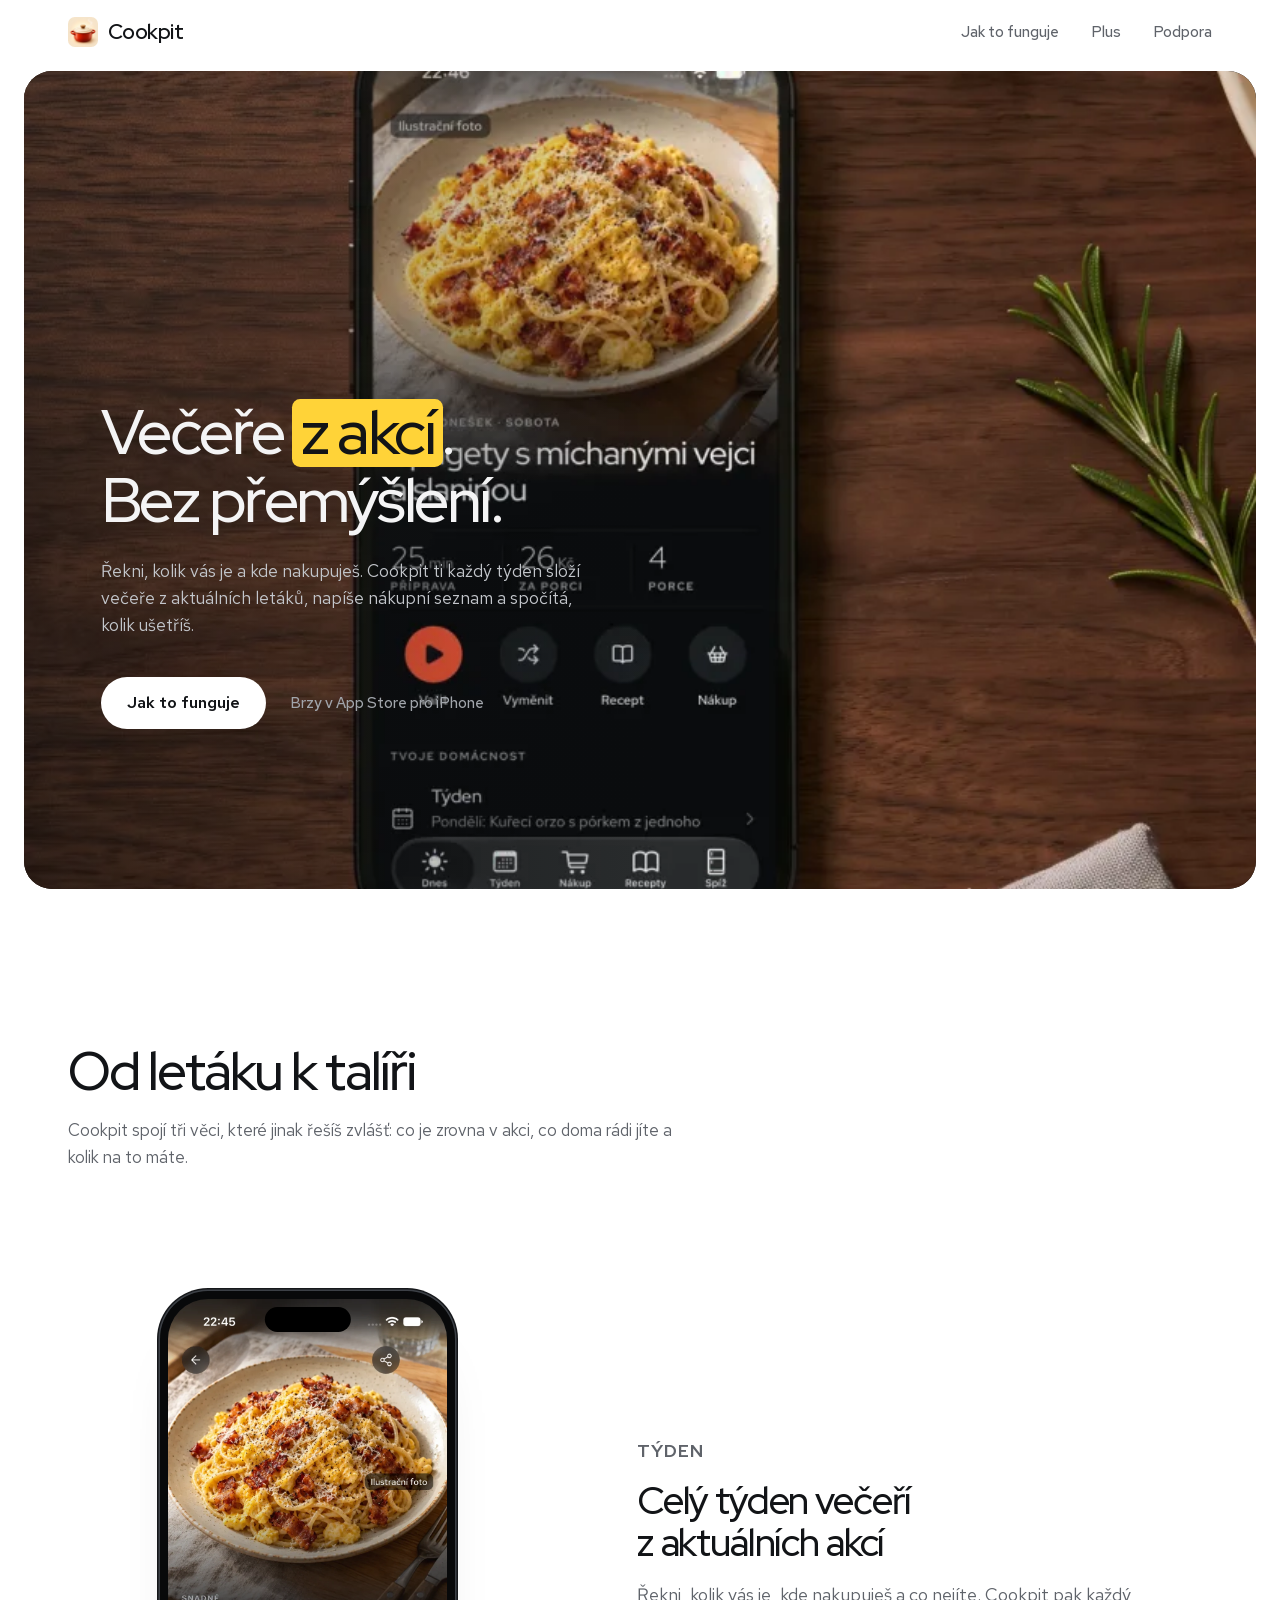
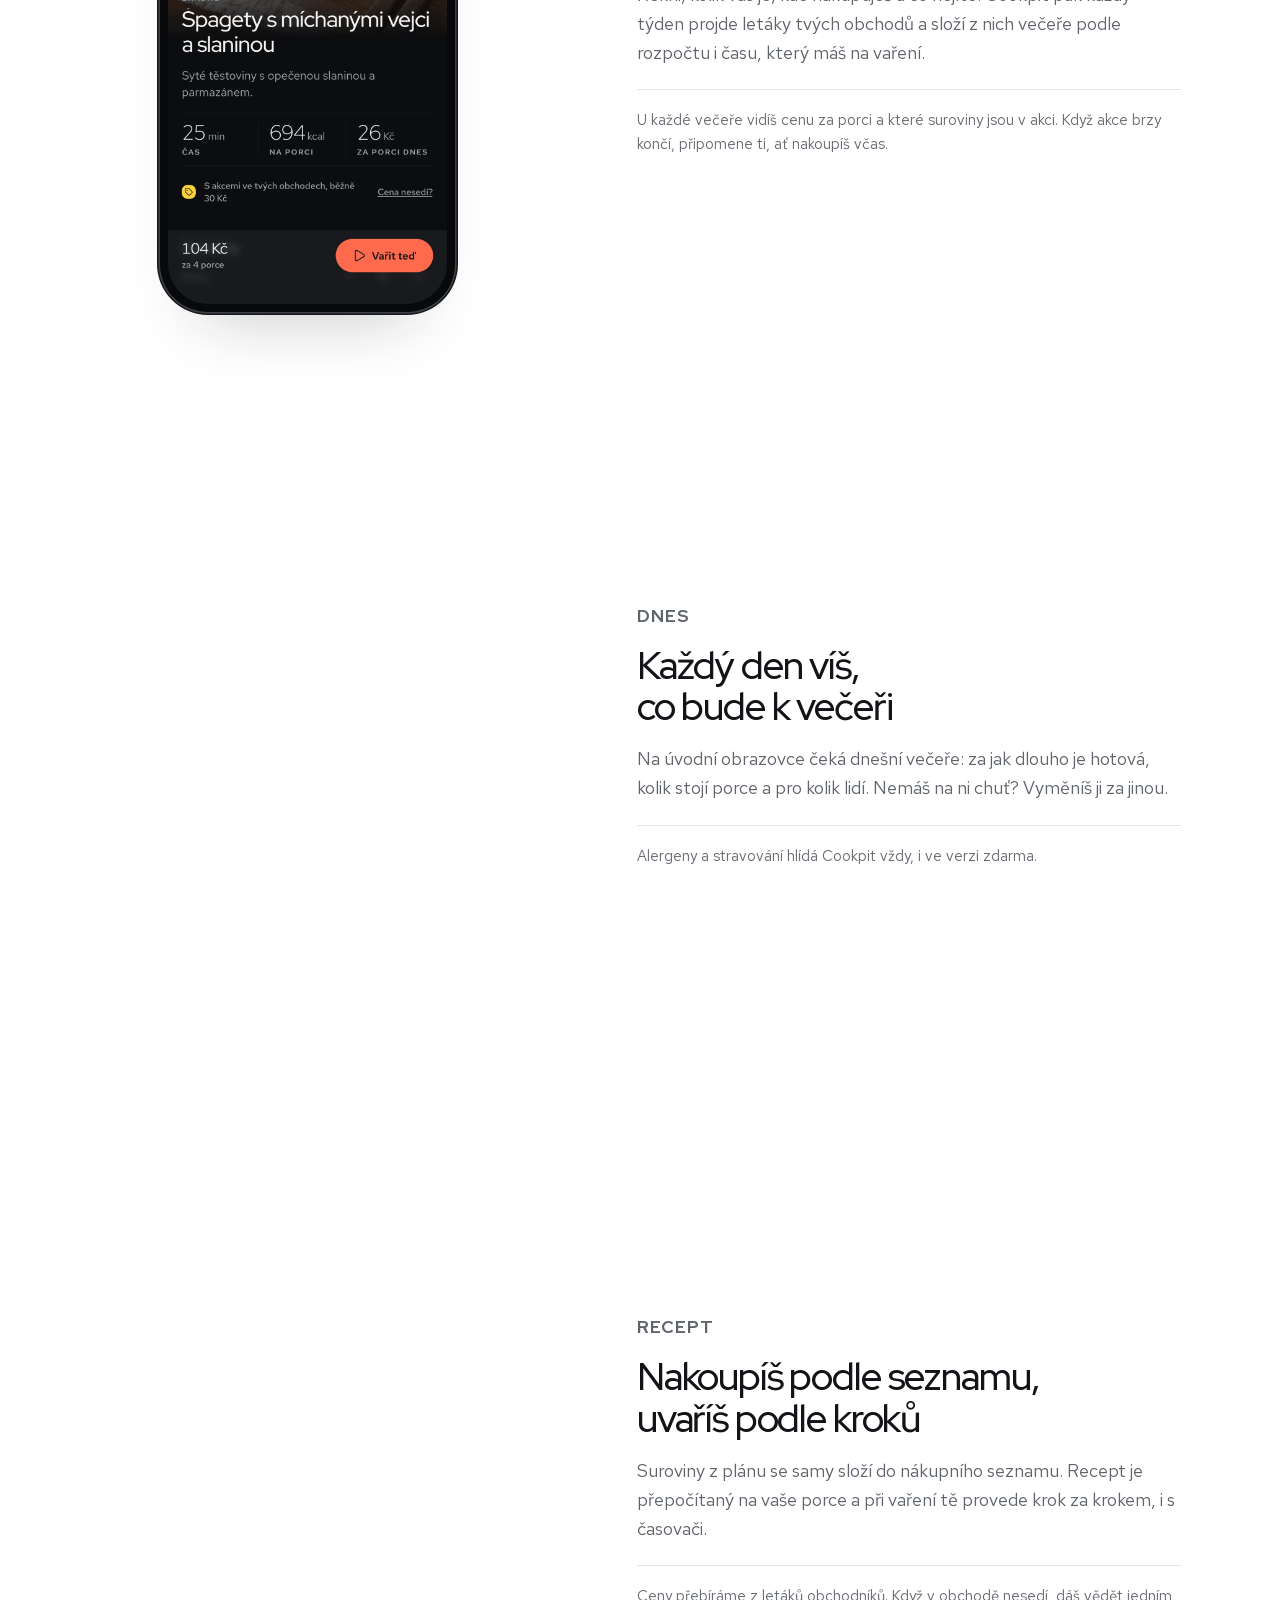
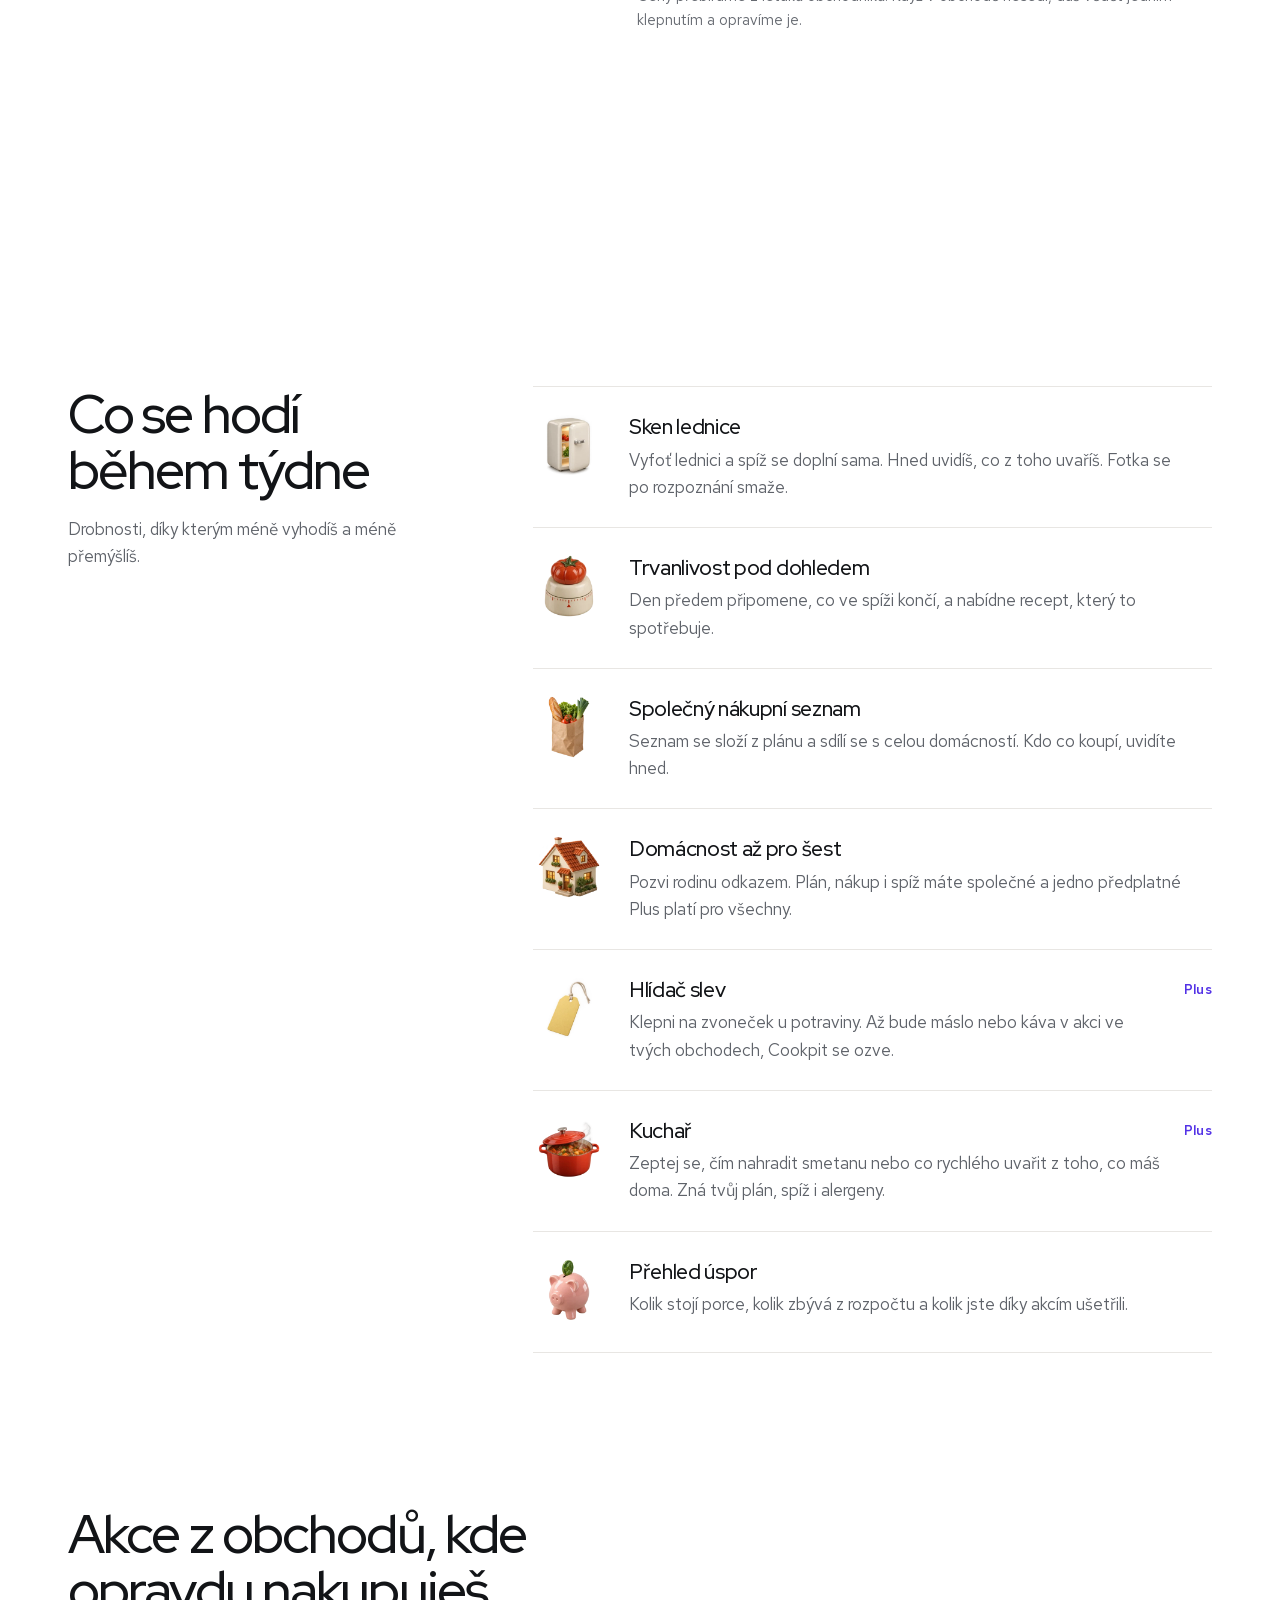
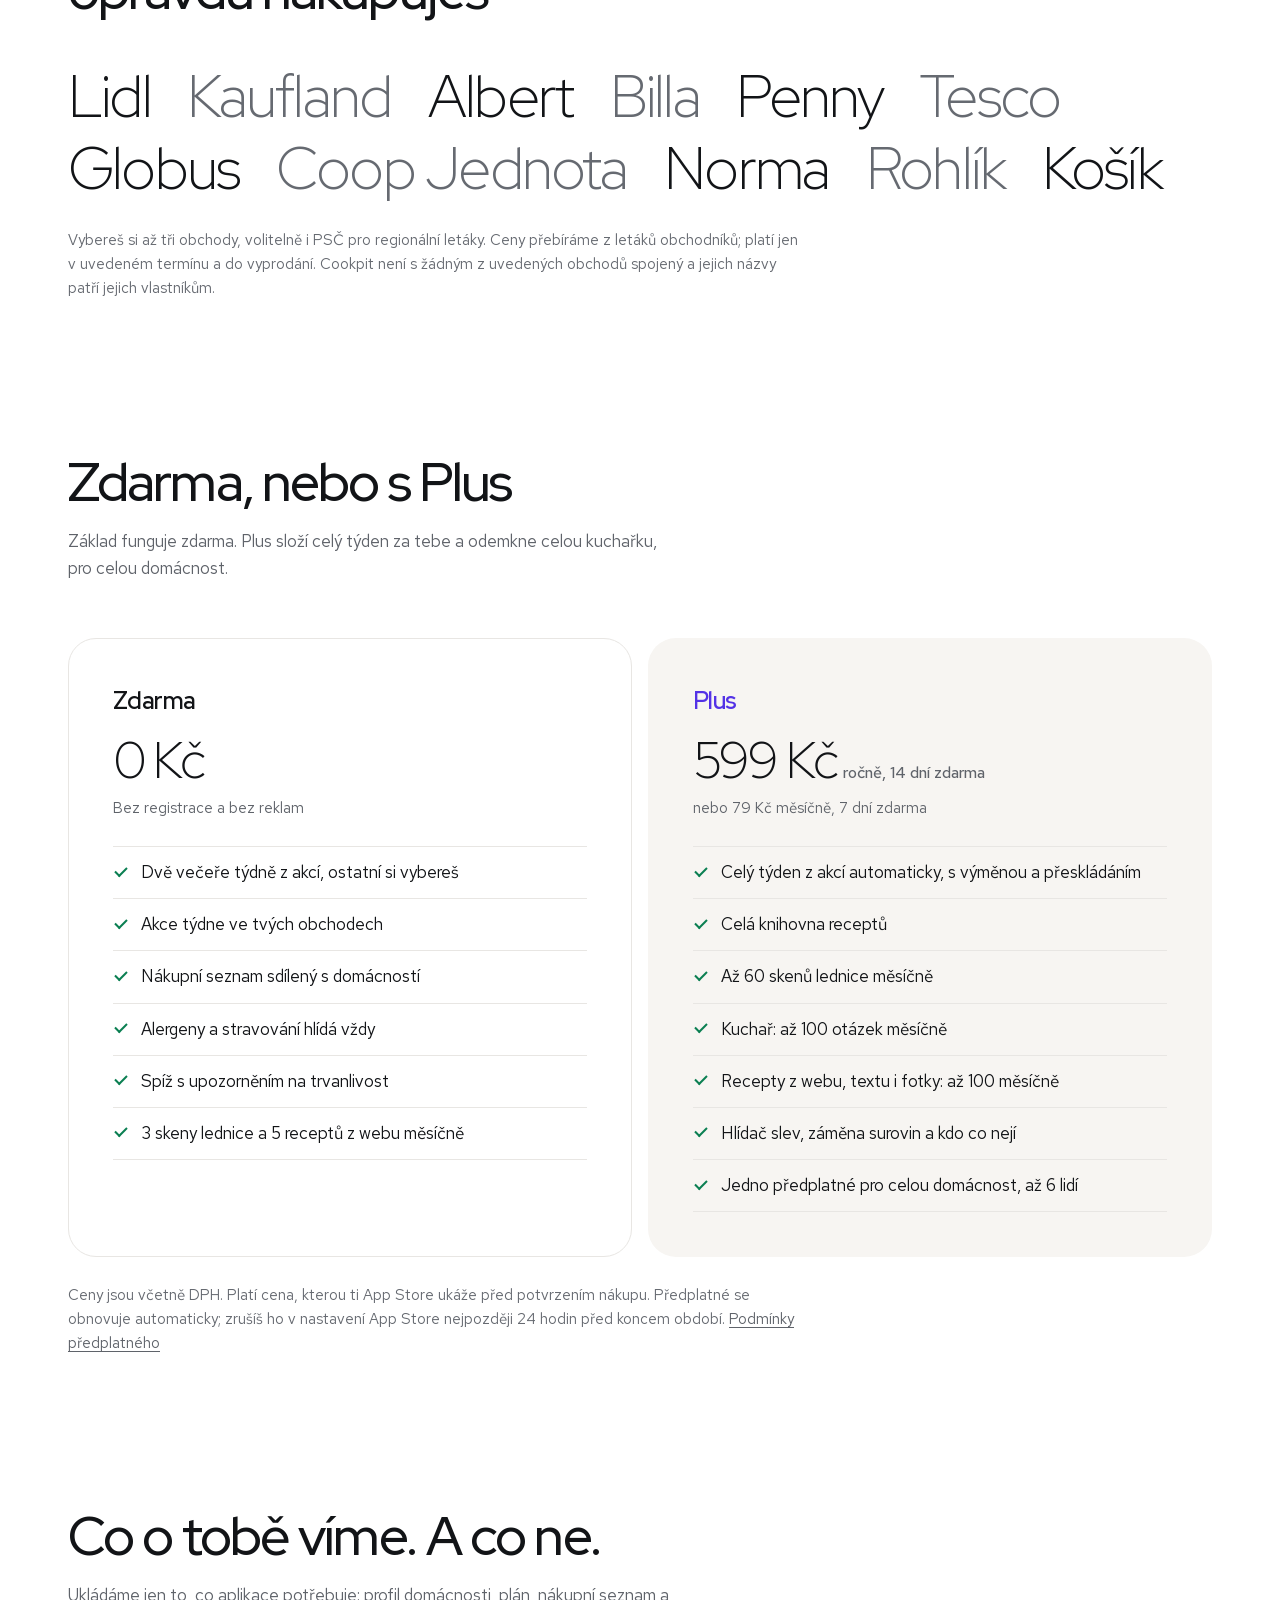
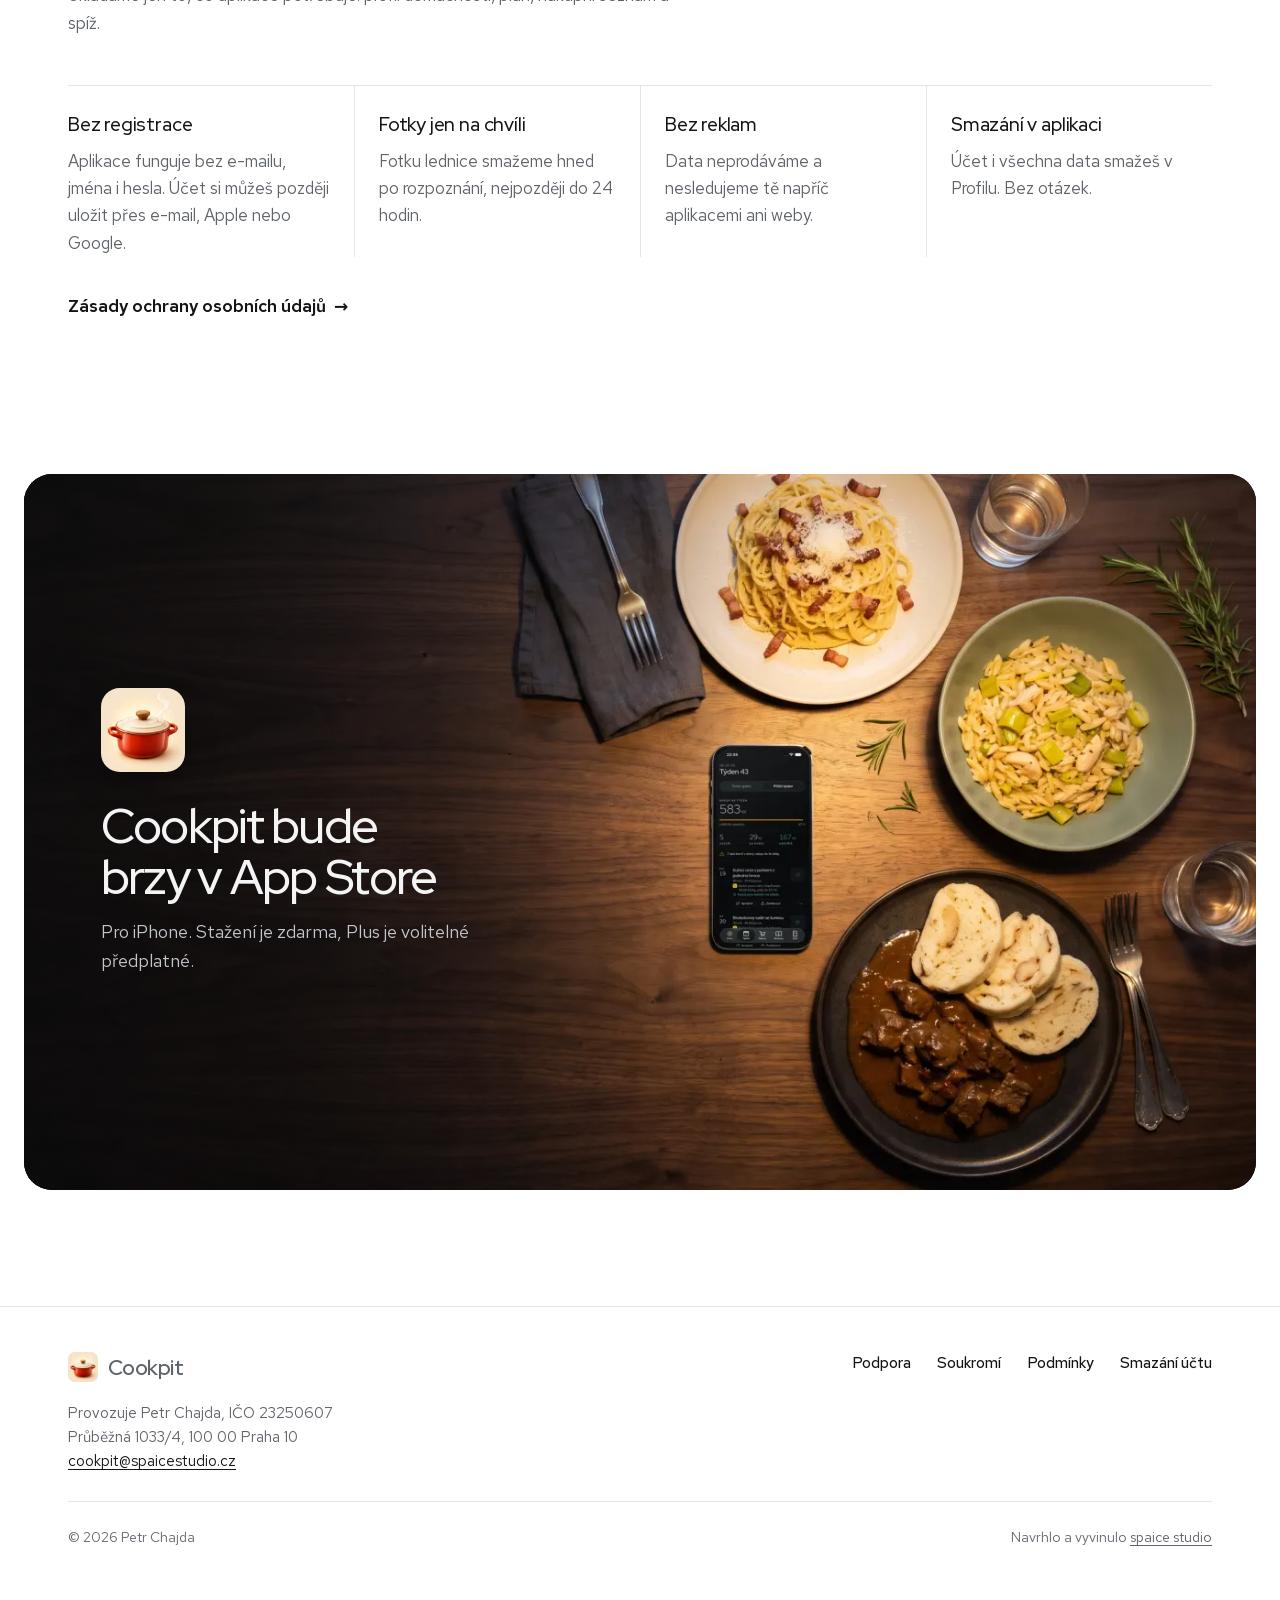
<file: index.html>
<!doctype html>
<html lang="cs">
<head>
  <meta charset="utf-8">
  <meta name="viewport" content="width=device-width, initial-scale=1, viewport-fit=cover">
  <title>Cookpit: večeře z akcí na celý týden</title>
  <meta name="description" content="Cookpit každý týden složí večeře z akcí ve tvých obchodech, napíše nákupní seznam a spočítá, kolik ušetříš. Aplikace pro iPhone.">
  <link rel="canonical" href="https://cookpit.spaicestudio.cz/">
  <meta name="theme-color" content="#ffffff" media="(prefers-color-scheme: light)">
  <meta name="theme-color" content="#0c0d0f" media="(prefers-color-scheme: dark)">
  <!-- Po vydání: <meta name="apple-itunes-app" content="app-id=ID_APLIKACE"> -->
  <meta property="og:type" content="website">
  <meta property="og:locale" content="cs_CZ">
  <meta property="og:site_name" content="Cookpit">
  <meta property="og:title" content="Cookpit: večeře z akcí na celý týden">
  <meta property="og:description" content="Řekni, kolik vás je a kde nakupuješ. Cookpit ti každý týden složí večeře z aktuálních letáků a spočítá, kolik ušetříš.">
  <meta property="og:url" content="https://cookpit.spaicestudio.cz/">
  <meta property="og:image" content="https://cookpit.spaicestudio.cz/assets/img/og.jpg">
  <meta property="og:image:width" content="1200">
  <meta property="og:image:height" content="630">
  <meta name="twitter:card" content="summary_large_image">
  <link rel="icon" href="/favicon.ico" sizes="48x48">
  <link rel="apple-touch-icon" href="/apple-touch-icon.png">
  <link rel="preload" href="/assets/fonts/red-hat-display-latin.woff2" as="font" type="font/woff2" crossorigin>
  <link rel="preload" href="/assets/fonts/red-hat-display-latin-ext.woff2" as="font" type="font/woff2" crossorigin>
  <link rel="stylesheet" href="/assets/css/site.css">
  <script type="application/ld+json">
  {
    "@context": "https://schema.org",
    "@type": "MobileApplication",
    "name": "Cookpit",
    "operatingSystem": "iOS",
    "applicationCategory": "LifestyleApplication",
    "inLanguage": "cs",
    "description": "Týdenní plán večeří z akcí ve tvých obchodech, nákupní seznam a přehled úspor.",
    "url": "https://cookpit.spaicestudio.cz/",
    "offers": { "@type": "Offer", "price": "0", "priceCurrency": "CZK" },
    "publisher": { "@type": "Person", "name": "Petr Chajda" }
  }
  </script>
</head>
<body>
<!--email_off-->
  <a class="skip" href="#obsah">Přeskočit na obsah</a>

  <header class="top" data-top>
    <div class="wrap top__in">
      <a class="brand" href="/" aria-label="Cookpit, úvod">
        <img src="/assets/img/app-icon.webp" alt="" width="30" height="30">
        <span>Cookpit</span>
      </a>
      <nav aria-label="Hlavní">
        <a class="hide-sm" href="#jak">Jak to funguje</a>
        <a class="hide-sm" href="#plus">Plus</a>
        <a href="/podpora/">Podpora</a>
      </nav>
    </div>
  </header>

  <main id="obsah">
    <section class="hero" aria-labelledby="hero-h">
      <div class="hero__frame">
        <picture class="hero__media">
          <source media="(max-width: 639px)" srcset="/assets/img/hero-m-820.webp 820w, /assets/img/hero-m-1229.webp 1229w" sizes="100vw">
          <img src="/assets/img/hero-1600.webp" srcset="/assets/img/hero-1600.webp 1600w, /assets/img/hero-2800.webp 2800w" sizes="(max-width: 1488px) 100vw, 1440px" width="2800" height="1225" fetchpriority="high"
            alt="Telefon s aplikací Cookpit leží na jídelním stole mezi talířem špaget a miskou orza. Na displeji je tip na dnešek: Spagety s míchanými vejci a slaninou.">
        </picture>
        <div class="hero__copy">
          <h1 id="hero-h">Večeře <mark>z akcí</mark>.<br> Bez přemýšlení.</h1>
          <p class="hero__lead">Řekni, kolik vás je a kde nakupuješ. Cookpit ti každý týden složí večeře z aktuálních letáků, napíše nákupní seznam a spočítá, kolik ušetříš.</p>
          <div class="hero__cta">
            <!-- Po vydání nahradit oficiálním odznakem „Stáhnout v App Store“ s odkazem do App Store -->
            <a class="btn btn--light" href="#jak">Jak to funguje</a>
            <span class="soon">Brzy v App Store pro iPhone</span>
          </div>
        </div>
      </div>
    </section>

    <section class="section flow" id="jak" aria-labelledby="jak-h">
      <div class="wrap">
        <div class="head">
          <h2 id="jak-h">Od letáku k talíři</h2>
          <p>Cookpit spojí tři věci, které jinak řešíš zvlášť: co je zrovna v akci, co doma rádi jíte a kolik na to máte.</p>
        </div>

        <div class="flow__grid">
          <div class="flow__device phone" data-flow-device aria-hidden="true">
            <div class="phone__screen">
              <img class="is-active" src="/assets/img/uv-tyden.webp" alt="" width="900" height="1957" loading="lazy">
              <img src="/assets/img/uv-dnes.webp" alt="" width="900" height="1957" loading="lazy">
              <img src="/assets/img/uv-detail.webp" alt="" width="900" height="1957" loading="lazy">
            </div>
          </div>

          <ol class="flow__steps">
            <li class="flow__step" data-flow-step>
              <figure class="flow__shot">
                <div class="phone"><div class="phone__screen"><img src="/assets/img/uv-tyden.webp" width="900" height="1957" loading="lazy" alt="Obrazovka Týden: nákup na týden 583 Kč z rozpočtu 600 Kč, pět večeří, 29 Kč za porci, ušetříš 167 Kč a večeře po dnech i s akcemi."></div></div>
              </figure>
              <p class="label">Týden</p>
              <h3>Celý týden večeří z aktuálních akcí</h3>
              <p>Řekni, kolik vás je, kde nakupuješ a co nejíte. Cookpit pak každý týden projde letáky tvých obchodů a složí z nich večeře podle rozpočtu i času, který máš na vaření.</p>
              <p class="note">U každé večeře vidíš cenu za porci a které suroviny jsou v akci. Když akce brzy končí, připomene ti, ať nakoupíš včas.</p>
            </li>
            <li class="flow__step" data-flow-step>
              <figure class="flow__shot">
                <div class="phone"><div class="phone__screen"><img src="/assets/img/uv-dnes.webp" width="900" height="1957" loading="lazy" alt="Obrazovka Dnes: tip na dnešek Spagety s míchanými vejci a slaninou, 25 minut, 26 Kč za porci, 4 porce."></div></div>
              </figure>
              <p class="label">Dnes</p>
              <h3>Každý den víš, co bude k večeři</h3>
              <p>Na úvodní obrazovce čeká dnešní večeře: za jak dlouho je hotová, kolik stojí porce a pro kolik lidí. Nemáš na ni chuť? Vyměníš ji za jinou.</p>
              <p class="note">Alergeny a stravování hlídá Cookpit vždy, i ve verzi zdarma.</p>
            </li>
            <li class="flow__step" data-flow-step>
              <figure class="flow__shot">
                <div class="phone"><div class="phone__screen"><img src="/assets/img/uv-detail.webp" width="900" height="1957" loading="lazy" alt="Detail receptu Spagety s míchanými vejci a slaninou: 25 minut, 694 kcal a 26 Kč na porci, 104 Kč za 4 porce a tlačítko Vařit teď."></div></div>
              </figure>
              <p class="label">Recept</p>
              <h3>Nakoupíš podle seznamu, uvaříš podle kroků</h3>
              <p>Suroviny z plánu se samy složí do nákupního seznamu. Recept je přepočítaný na vaše porce a při vaření tě provede krok za krokem, i s časovači.</p>
              <p class="note">Ceny přebíráme z letáků obchodníků. Když v obchodě nesedí, dáš vědět jedním klepnutím a opravíme je.</p>
            </li>
          </ol>
        </div>
      </div>
    </section>

    <section class="section more" aria-labelledby="more-h">
      <div class="wrap more__grid">
        <div class="head">
          <h2 id="more-h">Co se hodí během týdne</h2>
          <p>Drobnosti, díky kterým méně vyhodíš a méně přemýšlíš.</p>
        </div>
        <ul class="more__list">
          <li>
            <img src="/assets/img/i-fridge.webp" alt="" width="240" height="240" loading="lazy">
            <div><h3>Sken lednice</h3><p>Vyfoť lednici a spíž se doplní sama. Hned uvidíš, co z toho uvaříš. Fotka se po rozpoznání smaže.</p></div>
          </li>
          <li>
            <img src="/assets/img/i-timer.webp" alt="" width="240" height="240" loading="lazy">
            <div><h3>Trvanlivost pod dohledem</h3><p>Den předem připomene, co ve spíži končí, a nabídne recept, který to spotřebuje.</p></div>
          </li>
          <li>
            <img src="/assets/img/i-basket.webp" alt="" width="240" height="240" loading="lazy">
            <div><h3>Společný nákupní seznam</h3><p>Seznam se složí z plánu a sdílí se s celou domácností. Kdo co koupí, uvidíte hned.</p></div>
          </li>
          <li>
            <img src="/assets/img/i-family.webp" alt="" width="240" height="240" loading="lazy">
            <div><h3>Domácnost až pro šest</h3><p>Pozvi rodinu odkazem. Plán, nákup i spíž máte společné a jedno předplatné Plus platí pro všechny.</p></div>
          </li>
          <li>
            <img src="/assets/img/i-tag.webp" alt="" width="240" height="240" loading="lazy">
            <div><h3>Hlídač slev</h3><p>Klepni na zvoneček u potraviny. Až bude máslo nebo káva v akci ve tvých obchodech, Cookpit se ozve.</p></div>
            <span class="tier tier--plus">Plus</span>
          </li>
          <li>
            <img src="/assets/img/i-pot.webp" alt="" width="240" height="240" loading="lazy">
            <div><h3>Kuchař</h3><p>Zeptej se, čím nahradit smetanu nebo co rychlého uvařit z toho, co máš doma. Zná tvůj plán, spíž i alergeny.</p></div>
            <span class="tier tier--plus">Plus</span>
          </li>
          <li>
            <img src="/assets/img/i-savings.webp" alt="" width="240" height="240" loading="lazy">
            <div><h3>Přehled úspor</h3><p>Kolik stojí porce, kolik zbývá z rozpočtu a kolik jste díky akcím ušetřili.</p></div>
          </li>
        </ul>
      </div>
    </section>

    <section class="section" aria-labelledby="stores-h">
      <div class="wrap">
        <div class="head">
          <h2 id="stores-h">Akce z obchodů, kde opravdu nakupuješ</h2>
        </div>
        <ul class="chains" aria-label="Obchody, ze kterých si vybíráš">
          <li>Lidl</li>
          <li>Kaufland</li>
          <li>Albert</li>
          <li>Billa</li>
          <li>Penny</li>
          <li>Tesco</li>
          <li>Globus</li>
          <li>Coop Jednota</li>
          <li>Norma</li>
          <li>Rohlík</li>
          <li>Košík</li>
        </ul>
        <p class="fine">Vybereš si až tři obchody, volitelně i PSČ pro regionální letáky. Ceny přebíráme z letáků obchodníků; platí jen v uvedeném termínu a do vyprodání. Cookpit není s žádným z uvedených obchodů spojený a jejich názvy patří jejich vlastníkům.</p>
      </div>
    </section>

    <section class="section" id="plus" aria-labelledby="plus-h">
      <div class="wrap">
        <div class="head">
          <h2 id="plus-h">Zdarma, nebo s Plus</h2>
          <p>Základ funguje zdarma. Plus složí celý týden za tebe a odemkne celou kuchařku, pro celou domácnost.</p>
        </div>
        <div class="plans__grid">
          <div class="plan">
            <h3>Zdarma</h3>
            <p class="plan__price">0 Kč</p>
            <p class="plan__alt">Bez registrace a bez reklam</p>
            <ul>
              <li>Dvě večeře týdně z akcí, ostatní si vybereš</li>
              <li>Akce týdne ve tvých obchodech</li>
              <li>Nákupní seznam sdílený s domácností</li>
              <li>Alergeny a stravování hlídá vždy</li>
              <li>Spíž s upozorněním na trvanlivost</li>
              <li>3 skeny lednice a 5 receptů z webu měsíčně</li>
            </ul>
          </div>
          <div class="plan plan--plus">
            <h3>Plus</h3>
            <p class="plan__price">599 Kč<small>ročně, 14 dní zdarma</small></p>
            <p class="plan__alt">nebo 79 Kč měsíčně, 7 dní zdarma</p>
            <ul>
              <li>Celý týden z akcí automaticky, s výměnou a přeskládáním</li>
              <li>Celá knihovna receptů</li>
              <li>Až 60 skenů lednice měsíčně</li>
              <li>Kuchař: až 100 otázek měsíčně</li>
              <li>Recepty z webu, textu i fotky: až 100 měsíčně</li>
              <li>Hlídač slev, záměna surovin a kdo co nejí</li>
              <li>Jedno předplatné pro celou domácnost, až 6 lidí</li>
            </ul>
          </div>
        </div>
        <p class="fine">Ceny jsou včetně DPH. Platí cena, kterou ti App Store ukáže před potvrzením nákupu. Předplatné se obnovuje automaticky; zrušíš ho v nastavení App Store nejpozději 24 hodin před koncem období. <a href="/podminky/#predplatne">Podmínky předplatného</a></p>
      </div>
    </section>

    <section class="section" aria-labelledby="privacy-h">
      <div class="wrap">
        <div class="head">
          <h2 id="privacy-h">Co o tobě víme. A co ne.</h2>
          <p>Ukládáme jen to, co aplikace potřebuje: profil domácnosti, plán, nákupní seznam a spíž.</p>
        </div>
        <ul class="privacy__list">
          <li><strong>Bez registrace</strong>Aplikace funguje bez e-mailu, jména i hesla. Účet si můžeš později uložit přes e-mail, Apple nebo Google.</li>
          <li><strong>Fotky jen na chvíli</strong>Fotku lednice smažeme hned po rozpoznání, nejpozději do 24 hodin.</li>
          <li><strong>Bez reklam</strong>Data neprodáváme a nesledujeme tě napříč aplikacemi ani weby.</li>
          <li><strong>Smazání v aplikaci</strong>Účet i všechna data smažeš v Profilu. Bez otázek.</li>
        </ul>
        <a class="more-link" href="/soukromi/">Zásady ochrany osobních údajů</a>
      </div>
    </section>

    <section class="closing" aria-labelledby="closing-h">
      <div class="closing__frame">
        <img src="/assets/img/table-1400.webp" srcset="/assets/img/table-1400.webp 1400w, /assets/img/table-2400.webp 2400w" sizes="(max-width: 1488px) 100vw, 1440px" width="2400" height="1340" loading="lazy"
          alt="Jídelní stůl s večeřemi a telefonem, na kterém je otevřený týdenní plán v aplikaci Cookpit.">
        <div class="closing__copy">
          <img class="closing__icon" src="/assets/img/app-icon.webp" alt="" width="84" height="84" loading="lazy">
          <h2 id="closing-h">Cookpit bude brzy v App Store</h2>
          <p>Pro iPhone. Stažení je zdarma, Plus je volitelné předplatné.</p>
        </div>
      </div>
    </section>
  </main>

  <footer class="foot">
    <div class="wrap foot__in">
      <div>
        <a class="brand" href="/"><img src="/assets/img/app-icon.webp" alt="" width="30" height="30" loading="lazy"><span>Cookpit</span></a>
        <address>Provozuje Petr Chajda, IČO 23250607<br>Průběžná 1033/4, 100 00 Praha 10<br><a class="mail" href="mailto:cookpit@spaicestudio.cz">cookpit@spaicestudio.cz</a></address>
      </div>
      <nav aria-label="Patička">
        <ul>
          <li><a href="/podpora/">Podpora</a></li>
          <li><a href="/soukromi/">Soukromí</a></li>
          <li><a href="/podminky/">Podmínky</a></li>
          <li><a href="/smazani-uctu/">Smazání účtu</a></li>
        </ul>
      </nav>
      <p class="made"><span>© 2026 Petr Chajda</span><span>Navrhlo a vyvinulo <a href="https://spaicestudio.cz">spaice studio</a></span></p>
    </div>
  </footer>

  <script src="/assets/js/site.js" defer></script>
<!--/email_off-->
</body>
</html>
</file>
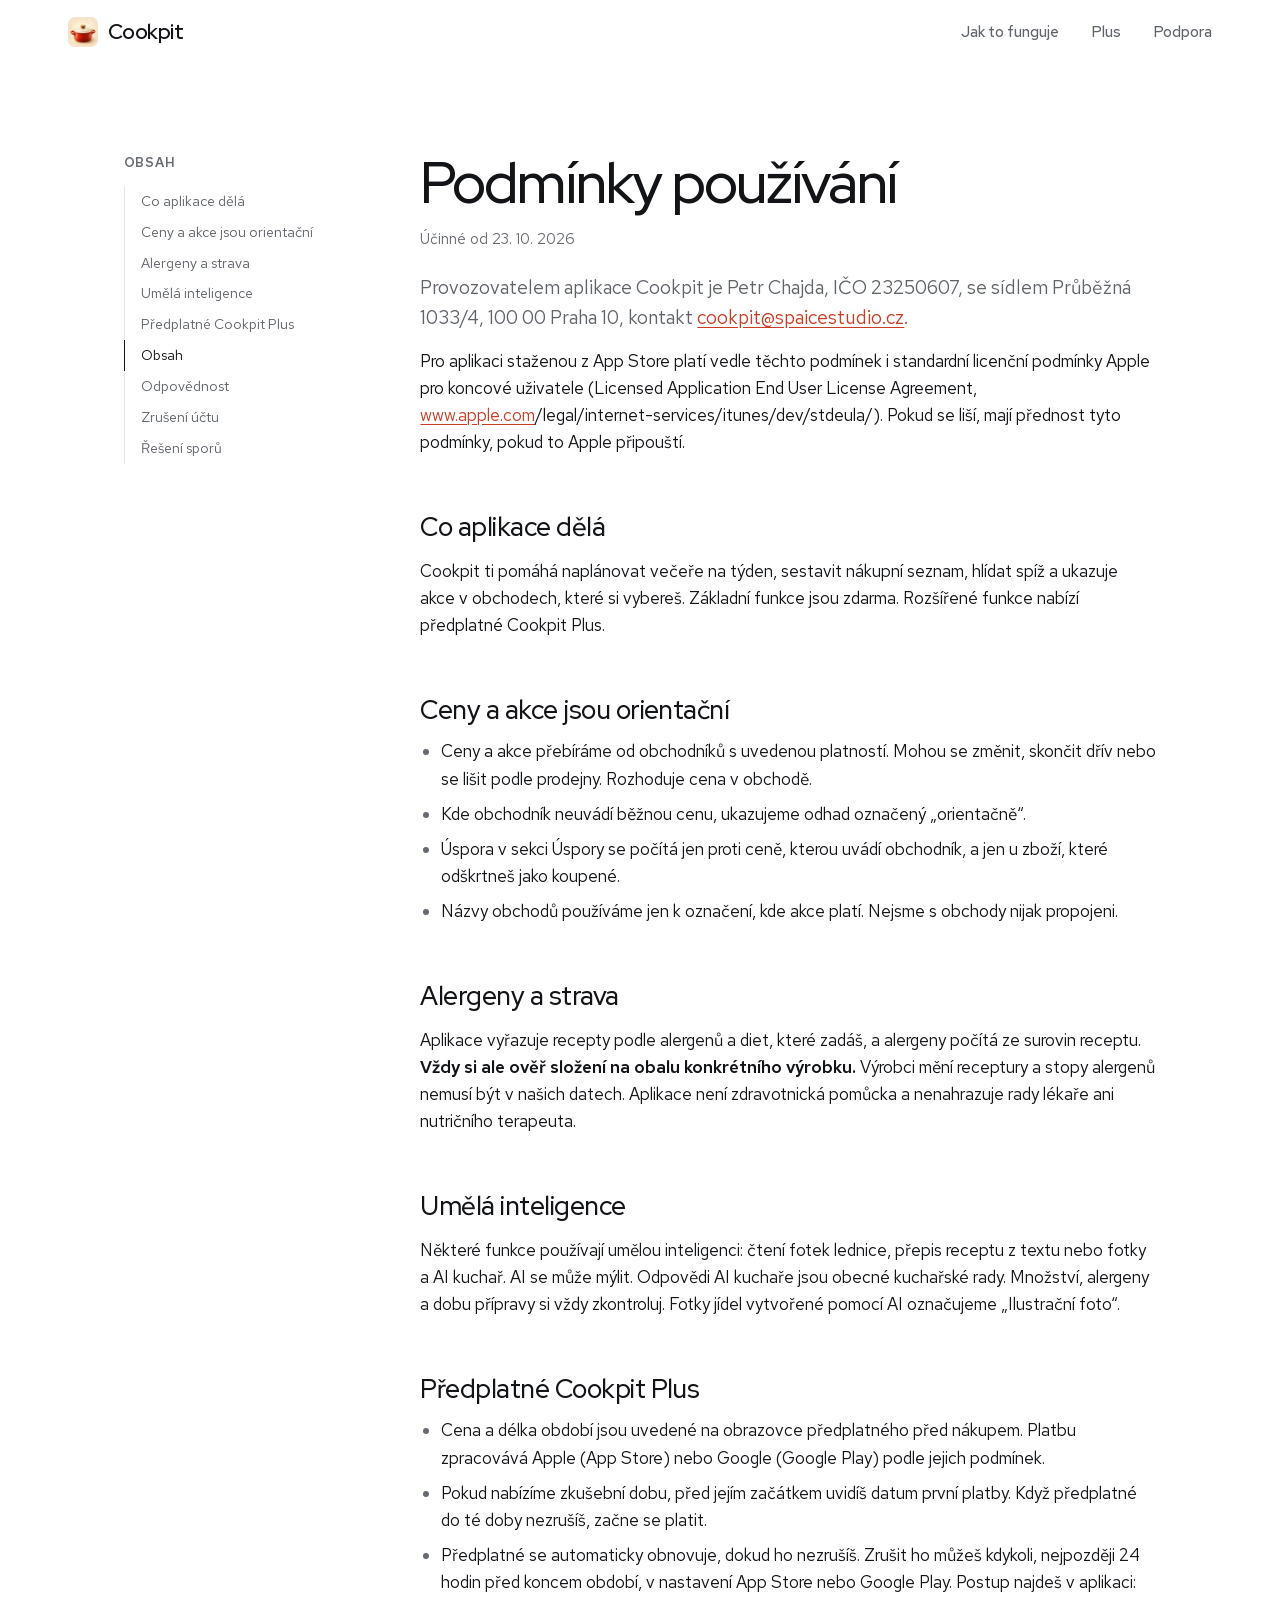
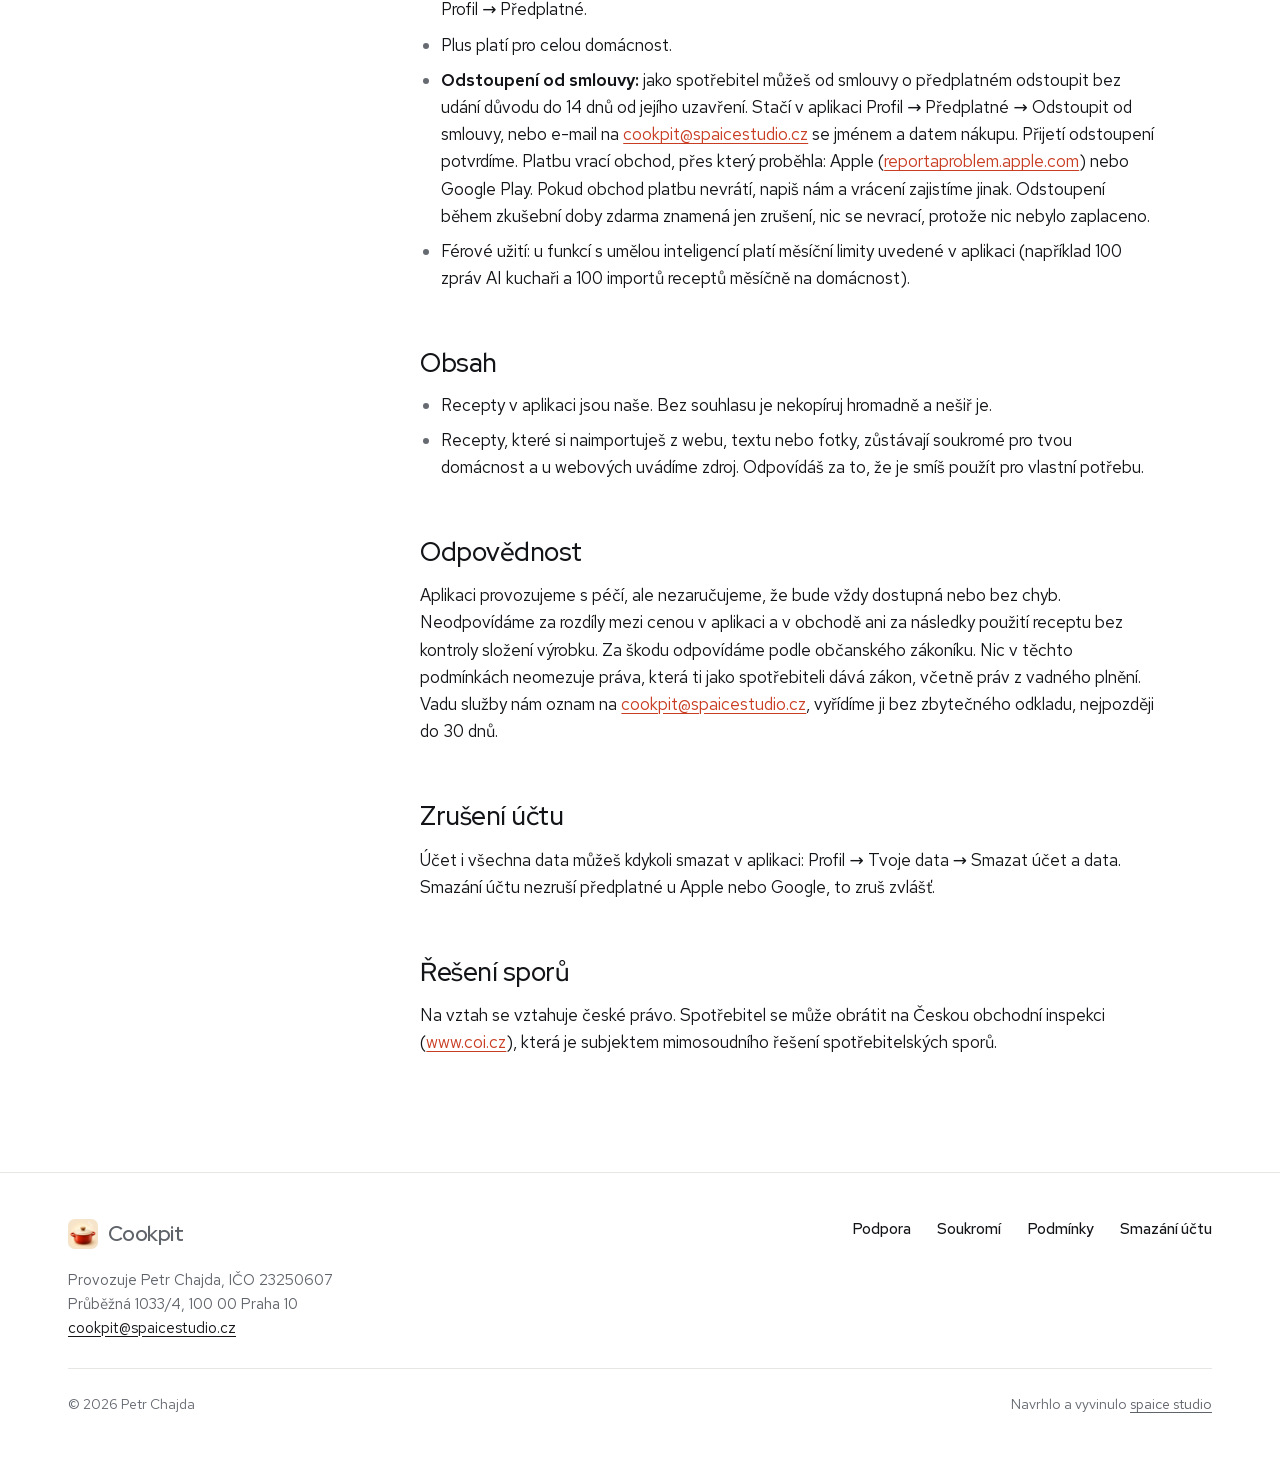
<file: podminky/index.html>
<!doctype html>
<html lang="cs">
<head>
  <meta charset="utf-8">
  <meta name="viewport" content="width=device-width, initial-scale=1, viewport-fit=cover">
  <title>Podmínky používání | Cookpit</title>
  <meta name="description" content="Podmínky používání aplikace Cookpit a předplatného Plus.">
  <link rel="canonical" href="https://cookpit.spaicestudio.cz/podminky/">
  <meta name="theme-color" content="#ffffff" media="(prefers-color-scheme: light)">
  <meta name="theme-color" content="#0c0d0f" media="(prefers-color-scheme: dark)">
  <meta property="og:type" content="website">
  <meta property="og:locale" content="cs_CZ">
  <meta property="og:site_name" content="Cookpit">
  <meta property="og:title" content="Podmínky používání | Cookpit">
  <meta property="og:description" content="Podmínky používání aplikace Cookpit a předplatného Plus.">
  <meta property="og:url" content="https://cookpit.spaicestudio.cz/podminky/">
  <meta property="og:image" content="https://cookpit.spaicestudio.cz/assets/img/og.jpg">
  <meta property="og:image:width" content="1200">
  <meta property="og:image:height" content="630">
  <meta name="twitter:card" content="summary_large_image">
  <link rel="icon" href="/favicon.ico" sizes="48x48">
  <link rel="apple-touch-icon" href="/apple-touch-icon.png">
  <link rel="preload" href="/assets/fonts/red-hat-display-latin.woff2" as="font" type="font/woff2" crossorigin>
  <link rel="preload" href="/assets/fonts/red-hat-display-latin-ext.woff2" as="font" type="font/woff2" crossorigin>
  <link rel="stylesheet" href="/assets/css/site.css">
</head>
<body>
<!--email_off-->
  <a class="skip" href="#obsah">Přeskočit na obsah</a>

  <header class="top" data-top>
    <div class="wrap top__in">
      <a class="brand" href="/" aria-label="Cookpit, úvod">
        <img src="/assets/img/app-icon.webp" alt="" width="30" height="30">
        <span>Cookpit</span>
      </a>
      <nav aria-label="Hlavní">
        <a class="hide-sm" href="/#jak">Jak to funguje</a>
        <a class="hide-sm" href="/#plus">Plus</a>
        <a href="/podpora/">Podpora</a>
      </nav>
    </div>
  </header>

  <main id="obsah" class="doc">
    <div class="wrap doc__grid">
      <nav class="toc" aria-label="Obsah stránky">
        <p class="label">Obsah</p>
        <ol><li><a href="#co-aplikace-dela">Co aplikace dělá</a></li><li><a href="#ceny-a-akce-jsou-orientacni">Ceny a akce jsou orientační</a></li><li><a href="#alergeny-a-strava">Alergeny a strava</a></li><li><a href="#umela-inteligence">Umělá inteligence</a></li><li><a href="#predplatne-cookpit-plus">Předplatné Cookpit Plus</a></li><li><a href="#obsah">Obsah</a></li><li><a href="#odpovednost">Odpovědnost</a></li><li><a href="#zruseni-uctu">Zrušení účtu</a></li><li><a href="#reseni-sporu">Řešení sporů</a></li></ol>
      </nav>
      <article>
        <h1>Podmínky používání</h1>
        <p class="meta">Účinné od 23. 10. 2026</p>
<p class="lead">Provozovatelem aplikace Cookpit je Petr Chajda, IČO 23250607, se sídlem Průběžná 1033/4, 100 00 Praha 10, kontakt <a href="mailto:cookpit@spaicestudio.cz">cookpit@spaicestudio.cz</a>.</p>
<p>Pro aplikaci staženou z App Store platí vedle těchto podmínek i standardní licenční podmínky Apple pro koncové uživatele (Licensed Application End User License Agreement, <a href="https://www.apple.com">www.apple.com</a>/legal/internet-services/itunes/dev/stdeula/). Pokud se liší, mají přednost tyto podmínky, pokud to Apple připouští.</p>
<h2 id="co-aplikace-dela">Co aplikace dělá</h2>
<p>Cookpit ti pomáhá naplánovat večeře na týden, sestavit nákupní seznam, hlídat spíž a ukazuje akce v obchodech, které si vybereš. Základní funkce jsou zdarma. Rozšířené funkce nabízí předplatné Cookpit Plus.</p>
<h2 id="ceny-a-akce-jsou-orientacni">Ceny a akce jsou orientační</h2>
<ul><li>Ceny a akce přebíráme od obchodníků s uvedenou platností. Mohou se změnit, skončit dřív nebo se lišit podle prodejny. Rozhoduje cena v obchodě.</li><li>Kde obchodník neuvádí běžnou cenu, ukazujeme odhad označený „orientačně“.</li><li>Úspora v sekci Úspory se počítá jen proti ceně, kterou uvádí obchodník, a jen u zboží, které odškrtneš jako koupené.</li><li>Názvy obchodů používáme jen k označení, kde akce platí. Nejsme s obchody nijak propojeni.</li></ul>
<h2 id="alergeny-a-strava">Alergeny a strava</h2>
<p>Aplikace vyřazuje recepty podle alergenů a diet, které zadáš, a alergeny počítá ze surovin receptu. <strong>Vždy si ale ověř složení na obalu konkrétního výrobku.</strong> Výrobci mění receptury a stopy alergenů nemusí být v našich datech. Aplikace není zdravotnická pomůcka a nenahrazuje rady lékaře ani nutričního terapeuta.</p>
<h2 id="umela-inteligence">Umělá inteligence</h2>
<p>Některé funkce používají umělou inteligenci: čtení fotek lednice, přepis receptu z textu nebo fotky a AI kuchař. AI se může mýlit. Odpovědi AI kuchaře jsou obecné kuchařské rady. Množství, alergeny a dobu přípravy si vždy zkontroluj. Fotky jídel vytvořené pomocí AI označujeme „Ilustrační foto“.</p>
<h2 id="predplatne-cookpit-plus">Předplatné Cookpit Plus</h2>
<ul><li>Cena a délka období jsou uvedené na obrazovce předplatného před nákupem. Platbu zpracovává Apple (App Store) nebo Google (Google Play) podle jejich podmínek.</li><li>Pokud nabízíme zkušební dobu, před jejím začátkem uvidíš datum první platby. Když předplatné do té doby nezrušíš, začne se platit.</li><li>Předplatné se automaticky obnovuje, dokud ho nezrušíš. Zrušit ho můžeš kdykoli, nejpozději 24 hodin před koncem období, v nastavení App Store nebo Google Play. Postup najdeš v aplikaci: Profil → Předplatné.</li><li>Plus platí pro celou domácnost.</li><li><strong>Odstoupení od smlouvy:</strong> jako spotřebitel můžeš od smlouvy o předplatném odstoupit bez udání důvodu do 14 dnů od jejího uzavření. Stačí v aplikaci Profil → Předplatné → Odstoupit od smlouvy, nebo e-mail na <a href="mailto:cookpit@spaicestudio.cz">cookpit@spaicestudio.cz</a> se jménem a datem nákupu. Přijetí odstoupení potvrdíme. Platbu vrací obchod, přes který proběhla: Apple (<a href="https://reportaproblem.apple.com">reportaproblem.apple.com</a>) nebo Google Play. Pokud obchod platbu nevrátí, napiš nám a vrácení zajistíme jinak. Odstoupení během zkušební doby zdarma znamená jen zrušení, nic se nevrací, protože nic nebylo zaplaceno.</li><li>Férové užití: u funkcí s umělou inteligencí platí měsíční limity uvedené v aplikaci (například 100 zpráv AI kuchaři a 100 importů receptů měsíčně na domácnost).</li></ul>
<h2 id="obsah">Obsah</h2>
<ul><li>Recepty v aplikaci jsou naše. Bez souhlasu je nekopíruj hromadně a nešiř je.</li><li>Recepty, které si naimportuješ z webu, textu nebo fotky, zůstávají soukromé pro tvou domácnost a u webových uvádíme zdroj. Odpovídáš za to, že je smíš použít pro vlastní potřebu.</li></ul>
<h2 id="odpovednost">Odpovědnost</h2>
<p>Aplikaci provozujeme s péčí, ale nezaručujeme, že bude vždy dostupná nebo bez chyb. Neodpovídáme za rozdíly mezi cenou v aplikaci a v obchodě ani za následky použití receptu bez kontroly složení výrobku. Za škodu odpovídáme podle občanského zákoníku. Nic v těchto podmínkách neomezuje práva, která ti jako spotřebiteli dává zákon, včetně práv z vadného plnění. Vadu služby nám oznam na <a href="mailto:cookpit@spaicestudio.cz">cookpit@spaicestudio.cz</a>, vyřídíme ji bez zbytečného odkladu, nejpozději do 30 dnů.</p>
<h2 id="zruseni-uctu">Zrušení účtu</h2>
<p>Účet i všechna data můžeš kdykoli smazat v aplikaci: Profil → Tvoje data → Smazat účet a data. Smazání účtu nezruší předplatné u Apple nebo Google, to zruš zvlášť.</p>
<h2 id="reseni-sporu">Řešení sporů</h2>
<p>Na vztah se vztahuje české právo. Spotřebitel se může obrátit na Českou obchodní inspekci (<a href="https://www.coi.cz">www.coi.cz</a>), která je subjektem mimosoudního řešení spotřebitelských sporů.</p>
      </article>
    </div>
  </main>

  <footer class="foot">
    <div class="wrap foot__in">
      <div>
        <a class="brand" href="/"><img src="/assets/img/app-icon.webp" alt="" width="30" height="30" loading="lazy"><span>Cookpit</span></a>
        <address>Provozuje Petr Chajda, IČO 23250607<br>Průběžná 1033/4, 100 00 Praha 10<br><a class="mail" href="mailto:cookpit@spaicestudio.cz">cookpit@spaicestudio.cz</a></address>
      </div>
      <nav aria-label="Patička">
        <ul>
          <li><a href="/podpora/">Podpora</a></li>
          <li><a href="/soukromi/">Soukromí</a></li>
          <li><a href="/podminky/">Podmínky</a></li>
          <li><a href="/smazani-uctu/">Smazání účtu</a></li>
        </ul>
      </nav>
      <p class="made"><span>© 2026 Petr Chajda</span><span>Navrhlo a vyvinulo <a href="https://spaicestudio.cz">spaice studio</a></span></p>
    </div>
  </footer>

  <script src="/assets/js/site.js" defer></script>
<!--/email_off-->
</body>
</html>
</file>
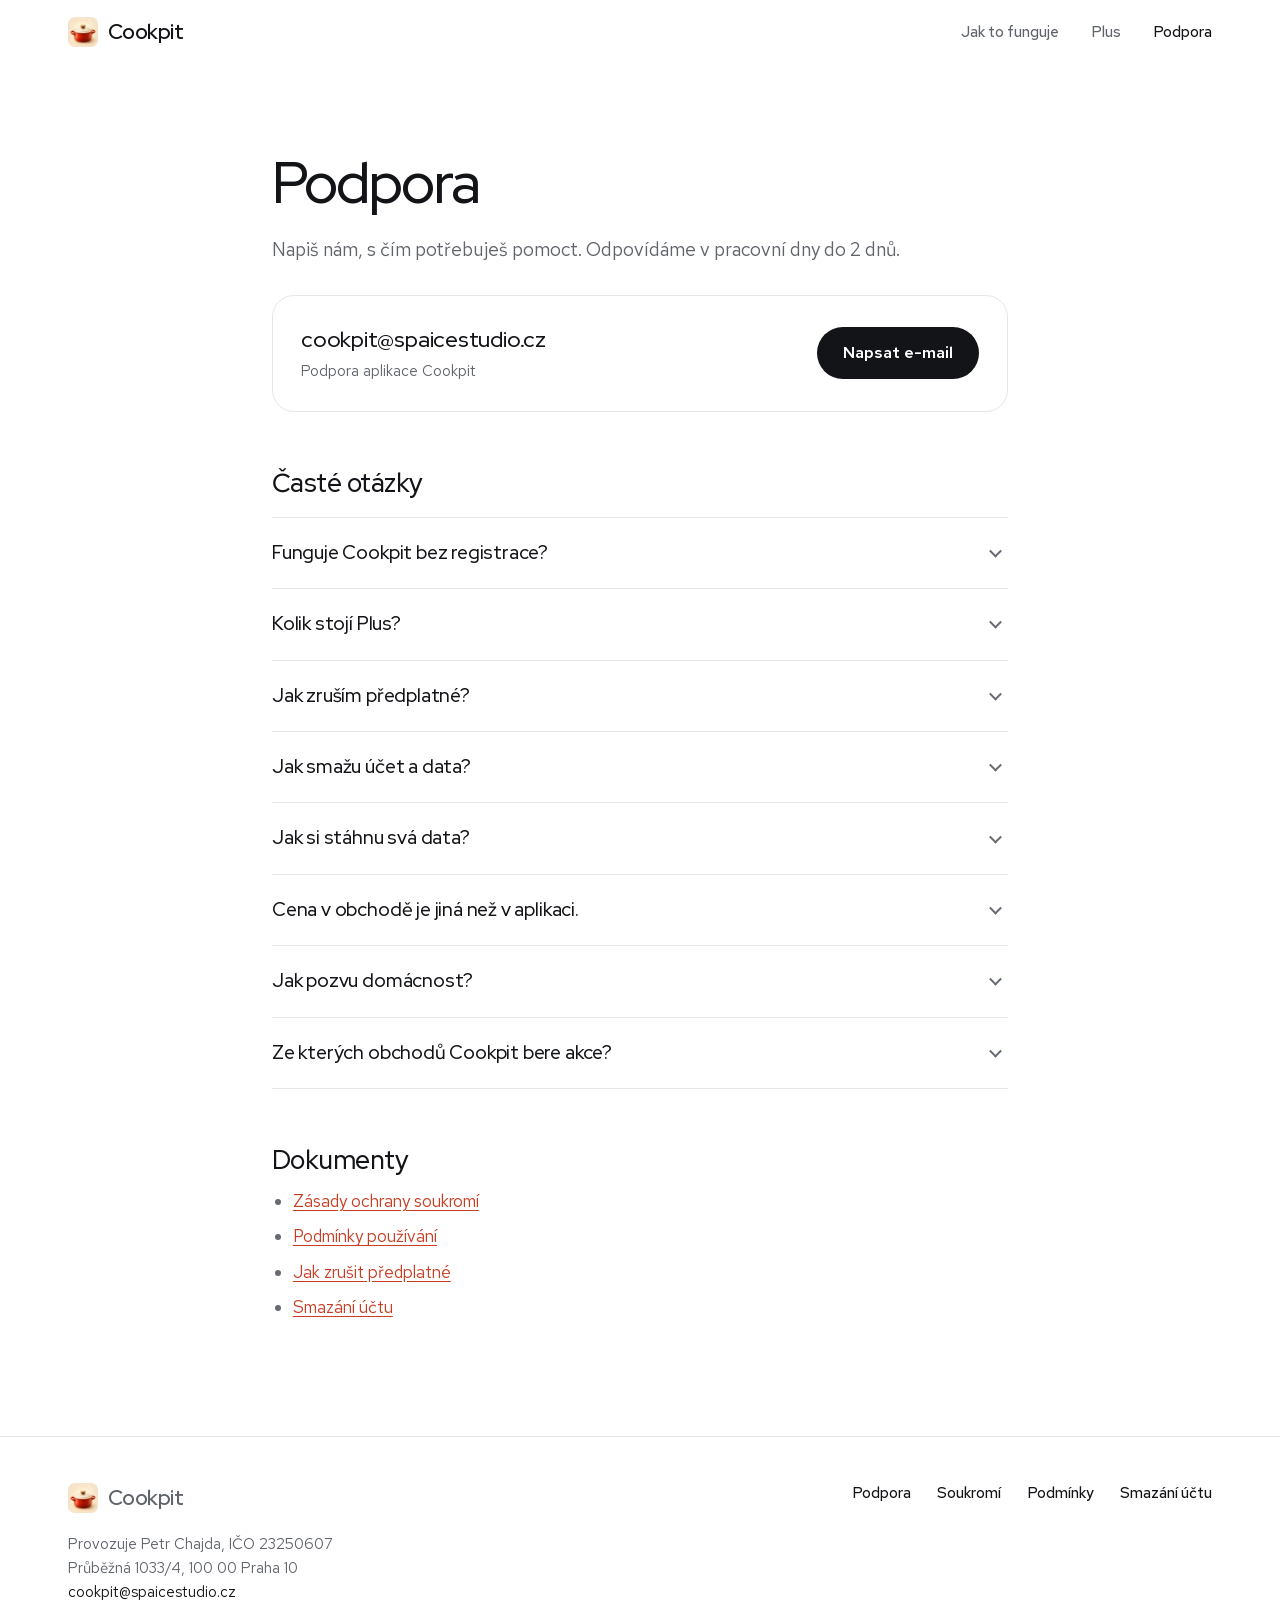
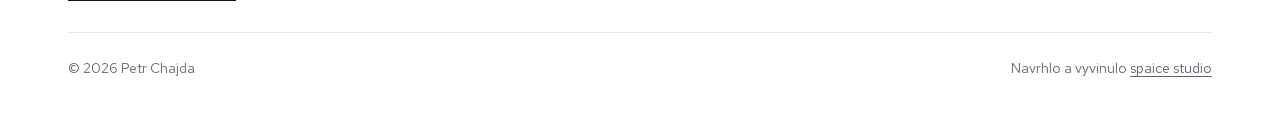
<file: podpora/index.html>
<!doctype html>
<html lang="cs">
<head>
  <meta charset="utf-8">
  <meta name="viewport" content="width=device-width, initial-scale=1, viewport-fit=cover">
  <title>Podpora | Cookpit</title>
  <meta name="description" content="Pomoc s aplikací Cookpit: kontakt a časté otázky.">
  <link rel="canonical" href="https://cookpit.spaicestudio.cz/podpora/">
  <meta name="theme-color" content="#ffffff" media="(prefers-color-scheme: light)">
  <meta name="theme-color" content="#0c0d0f" media="(prefers-color-scheme: dark)">
  <meta property="og:type" content="website">
  <meta property="og:locale" content="cs_CZ">
  <meta property="og:site_name" content="Cookpit">
  <meta property="og:title" content="Podpora | Cookpit">
  <meta property="og:description" content="Pomoc s aplikací Cookpit: kontakt a časté otázky.">
  <meta property="og:url" content="https://cookpit.spaicestudio.cz/podpora/">
  <meta property="og:image" content="https://cookpit.spaicestudio.cz/assets/img/og.jpg">
  <meta property="og:image:width" content="1200">
  <meta property="og:image:height" content="630">
  <meta name="twitter:card" content="summary_large_image">
  <link rel="icon" href="/favicon.ico" sizes="48x48">
  <link rel="apple-touch-icon" href="/apple-touch-icon.png">
  <link rel="preload" href="/assets/fonts/red-hat-display-latin.woff2" as="font" type="font/woff2" crossorigin>
  <link rel="preload" href="/assets/fonts/red-hat-display-latin-ext.woff2" as="font" type="font/woff2" crossorigin>
  <link rel="stylesheet" href="/assets/css/site.css">
</head>
<body>
<!--email_off-->
  <a class="skip" href="#obsah">Přeskočit na obsah</a>

  <header class="top" data-top>
    <div class="wrap top__in">
      <a class="brand" href="/" aria-label="Cookpit, úvod">
        <img src="/assets/img/app-icon.webp" alt="" width="30" height="30">
        <span>Cookpit</span>
      </a>
      <nav aria-label="Hlavní">
        <a class="hide-sm" href="/#jak">Jak to funguje</a>
        <a class="hide-sm" href="/#plus">Plus</a>
        <a aria-current="page" href="/podpora/">Podpora</a>
      </nav>
    </div>
  </header>

  <main id="obsah" class="doc">
    <div class="wrap doc__grid doc__grid--single">
      <article>
        <h1>Podpora</h1>
        
        <p class="lead">Napiš nám, s čím potřebuješ pomoct. Odpovídáme v pracovní dny do 2 dnů.</p>
        <div class="contact">
          <div><strong>cookpit@spaicestudio.cz</strong><span>Podpora aplikace Cookpit</span></div>
          <a class="btn btn--ink" href="mailto:cookpit@spaicestudio.cz">Napsat e-mail</a>
        </div>
        <h2 id="caste-otazky">Časté otázky</h2>
        <div class="faq">
          <details>
            <summary>Funguje Cookpit bez registrace?</summary>
            <div><p>Ano. Po spuštění dostaneš anonymní účet bez jména a e-mailu. Přihlásit se přes Apple, Google nebo e-mail můžeš později, hlavně kvůli záloze dat a sdílení s domácností.</p></div>
          </details>
          <details>
            <summary>Kolik stojí Plus?</summary>
            <div><p>Základ je zdarma. Plus stojí 599 Kč ročně se 14 dny zdarma, nebo 79 Kč měsíčně se 7 dny zdarma. Platí pro celou domácnost, až pro 6 lidí. Platí cena, kterou ti App Store ukáže před potvrzením nákupu.</p></div>
          </details>
          <details>
            <summary>Jak zruším předplatné?</summary>
            <div><p>V nastavení App Store, nejpozději 24 hodin před koncem období. Postup krok za krokem najdeš na stránce <a href="/zruseni/">Jak zrušit předplatné</a>.</p></div>
          </details>
          <details>
            <summary>Jak smažu účet a data?</summary>
            <div><p>V aplikaci: <span class="path">Profil → Tvoje data → Smazat účet a data</span>. Data se smažou hned. Víc na stránce <a href="/smazani-uctu/">Smazání účtu</a>.</p></div>
          </details>
          <details>
            <summary>Jak si stáhnu svá data?</summary>
            <div><p>V aplikaci: <span class="path">Profil → Tvoje data → Stáhnout moje data</span>.</p></div>
          </details>
          <details>
            <summary>Cena v obchodě je jiná než v aplikaci.</summary>
            <div><p>U ceny v aplikaci klepni na „Cena nesedí?“ a dej nám vědět, opravíme ji. Ceny přebíráme z letáků obchodníků s uvedenou platností, v obchodě ale rozhoduje cena na místě.</p></div>
          </details>
          <details>
            <summary>Jak pozvu domácnost?</summary>
            <div><p>V aplikaci: <span class="path">Profil → Pozvat do domácnosti</span>. Druhý člen otevře odkaz, nebo zadá kód v <span class="path">Profil → Mám kód pozvánky</span>.</p></div>
          </details>
          <details>
            <summary>Ze kterých obchodů Cookpit bere akce?</summary>
            <div><p>Lidl, Kaufland, Albert, Billa, Penny, Tesco, Globus, Coop Jednota, Norma, Rohlík a Košík. Vybereš si až tři obchody, volitelně i PSČ pro regionální letáky.</p></div>
          </details>
        </div>
        <h2 id="dokumenty">Dokumenty</h2>
        <ul>
          <li><a href="/soukromi/">Zásady ochrany soukromí</a></li>
          <li><a href="/podminky/">Podmínky používání</a></li>
          <li><a href="/zruseni/">Jak zrušit předplatné</a></li>
          <li><a href="/smazani-uctu/">Smazání účtu</a></li>
        </ul>
      </article>
    </div>
  </main>

  <footer class="foot">
    <div class="wrap foot__in">
      <div>
        <a class="brand" href="/"><img src="/assets/img/app-icon.webp" alt="" width="30" height="30" loading="lazy"><span>Cookpit</span></a>
        <address>Provozuje Petr Chajda, IČO 23250607<br>Průběžná 1033/4, 100 00 Praha 10<br><a class="mail" href="mailto:cookpit@spaicestudio.cz">cookpit@spaicestudio.cz</a></address>
      </div>
      <nav aria-label="Patička">
        <ul>
          <li><a href="/podpora/">Podpora</a></li>
          <li><a href="/soukromi/">Soukromí</a></li>
          <li><a href="/podminky/">Podmínky</a></li>
          <li><a href="/smazani-uctu/">Smazání účtu</a></li>
        </ul>
      </nav>
      <p class="made"><span>© 2026 Petr Chajda</span><span>Navrhlo a vyvinulo <a href="https://spaicestudio.cz">spaice studio</a></span></p>
    </div>
  </footer>

  <script src="/assets/js/site.js" defer></script>
<!--/email_off-->
</body>
</html>
</file>
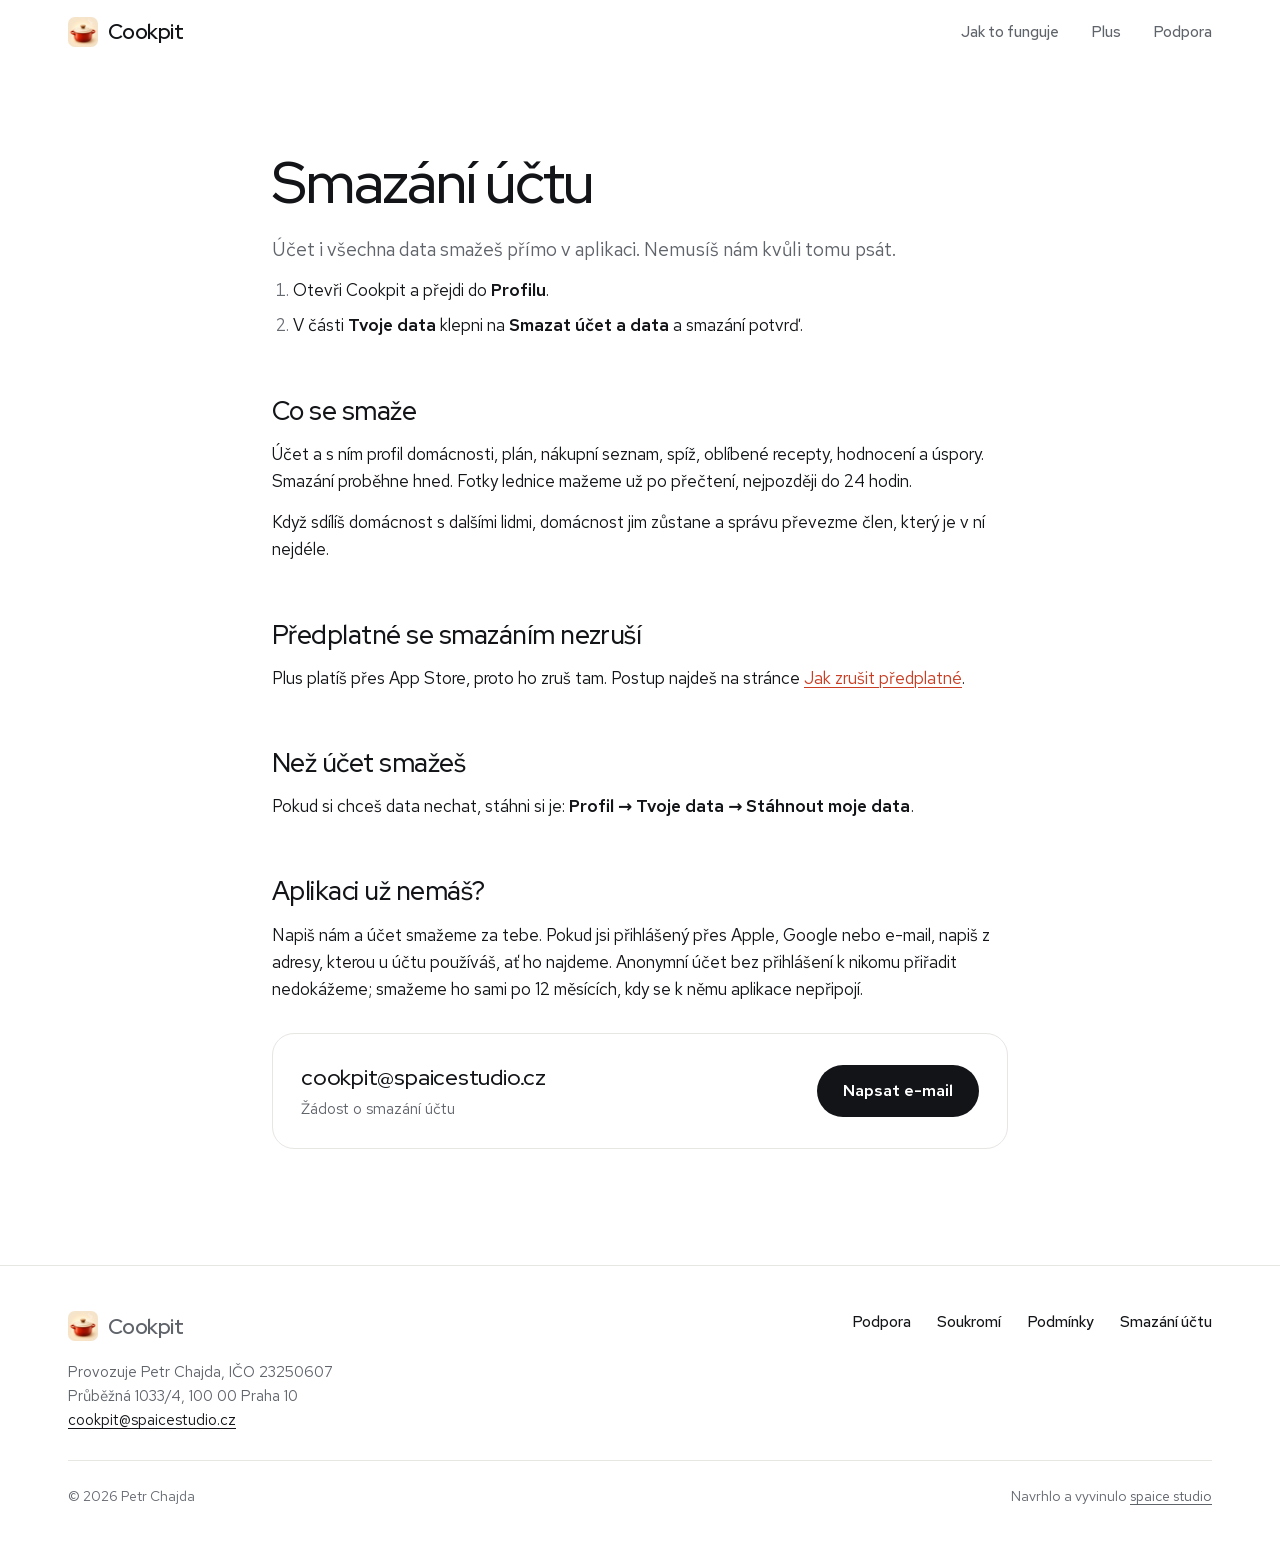
<file: smazani-uctu/index.html>
<!doctype html>
<html lang="cs">
<head>
  <meta charset="utf-8">
  <meta name="viewport" content="width=device-width, initial-scale=1, viewport-fit=cover">
  <title>Smazání účtu | Cookpit</title>
  <meta name="description" content="Jak smazat účet Cookpit a všechna data.">
  <link rel="canonical" href="https://cookpit.spaicestudio.cz/smazani-uctu/">
  <meta name="theme-color" content="#ffffff" media="(prefers-color-scheme: light)">
  <meta name="theme-color" content="#0c0d0f" media="(prefers-color-scheme: dark)">
  <meta property="og:type" content="website">
  <meta property="og:locale" content="cs_CZ">
  <meta property="og:site_name" content="Cookpit">
  <meta property="og:title" content="Smazání účtu | Cookpit">
  <meta property="og:description" content="Jak smazat účet Cookpit a všechna data.">
  <meta property="og:url" content="https://cookpit.spaicestudio.cz/smazani-uctu/">
  <meta property="og:image" content="https://cookpit.spaicestudio.cz/assets/img/og.jpg">
  <meta property="og:image:width" content="1200">
  <meta property="og:image:height" content="630">
  <meta name="twitter:card" content="summary_large_image">
  <link rel="icon" href="/favicon.ico" sizes="48x48">
  <link rel="apple-touch-icon" href="/apple-touch-icon.png">
  <link rel="preload" href="/assets/fonts/red-hat-display-latin.woff2" as="font" type="font/woff2" crossorigin>
  <link rel="preload" href="/assets/fonts/red-hat-display-latin-ext.woff2" as="font" type="font/woff2" crossorigin>
  <link rel="stylesheet" href="/assets/css/site.css">
</head>
<body>
<!--email_off-->
  <a class="skip" href="#obsah">Přeskočit na obsah</a>

  <header class="top" data-top>
    <div class="wrap top__in">
      <a class="brand" href="/" aria-label="Cookpit, úvod">
        <img src="/assets/img/app-icon.webp" alt="" width="30" height="30">
        <span>Cookpit</span>
      </a>
      <nav aria-label="Hlavní">
        <a class="hide-sm" href="/#jak">Jak to funguje</a>
        <a class="hide-sm" href="/#plus">Plus</a>
        <a href="/podpora/">Podpora</a>
      </nav>
    </div>
  </header>

  <main id="obsah" class="doc">
    <div class="wrap doc__grid doc__grid--single">
      <article>
        <h1>Smazání účtu</h1>
        
        <p class="lead">Účet i všechna data smažeš přímo v aplikaci. Nemusíš nám kvůli tomu psát.</p>
        <ol>
          <li>Otevři Cookpit a přejdi do <span class="path">Profilu</span>.</li>
          <li>V části <span class="path">Tvoje data</span> klepni na <span class="path">Smazat účet a data</span> a smazání potvrď.</li>
        </ol>
        <h2 id="co-se-smaze">Co se smaže</h2>
        <p>Účet a s ním profil domácnosti, plán, nákupní seznam, spíž, oblíbené recepty, hodnocení a úspory. Smazání proběhne hned. Fotky lednice mažeme už po přečtení, nejpozději do 24 hodin.</p>
        <p>Když sdílíš domácnost s dalšími lidmi, domácnost jim zůstane a správu převezme člen, který je v ní nejdéle.</p>
        <h2 id="predplatne">Předplatné se smazáním nezruší</h2>
        <p>Plus platíš přes App Store, proto ho zruš tam. Postup najdeš na stránce <a href="/zruseni/">Jak zrušit předplatné</a>.</p>
        <h2 id="export">Než účet smažeš</h2>
        <p>Pokud si chceš data nechat, stáhni si je: <span class="path">Profil → Tvoje data → Stáhnout moje data</span>.</p>
        <h2 id="bez-aplikace">Aplikaci už nemáš?</h2>
        <p>Napiš nám a účet smažeme za tebe. Pokud jsi přihlášený přes Apple, Google nebo e-mail, napiš z adresy, kterou u účtu používáš, ať ho najdeme. Anonymní účet bez přihlášení k nikomu přiřadit nedokážeme; smažeme ho sami po 12 měsících, kdy se k němu aplikace nepřipojí.</p>
        <div class="contact">
          <div><strong>cookpit@spaicestudio.cz</strong><span>Žádost o smazání účtu</span></div>
          <a class="btn btn--ink" href="mailto:cookpit@spaicestudio.cz">Napsat e-mail</a>
        </div>
      </article>
    </div>
  </main>

  <footer class="foot">
    <div class="wrap foot__in">
      <div>
        <a class="brand" href="/"><img src="/assets/img/app-icon.webp" alt="" width="30" height="30" loading="lazy"><span>Cookpit</span></a>
        <address>Provozuje Petr Chajda, IČO 23250607<br>Průběžná 1033/4, 100 00 Praha 10<br><a class="mail" href="mailto:cookpit@spaicestudio.cz">cookpit@spaicestudio.cz</a></address>
      </div>
      <nav aria-label="Patička">
        <ul>
          <li><a href="/podpora/">Podpora</a></li>
          <li><a href="/soukromi/">Soukromí</a></li>
          <li><a href="/podminky/">Podmínky</a></li>
          <li><a href="/smazani-uctu/">Smazání účtu</a></li>
        </ul>
      </nav>
      <p class="made"><span>© 2026 Petr Chajda</span><span>Navrhlo a vyvinulo <a href="https://spaicestudio.cz">spaice studio</a></span></p>
    </div>
  </footer>

  <script src="/assets/js/site.js" defer></script>
<!--/email_off-->
</body>
</html>
</file>
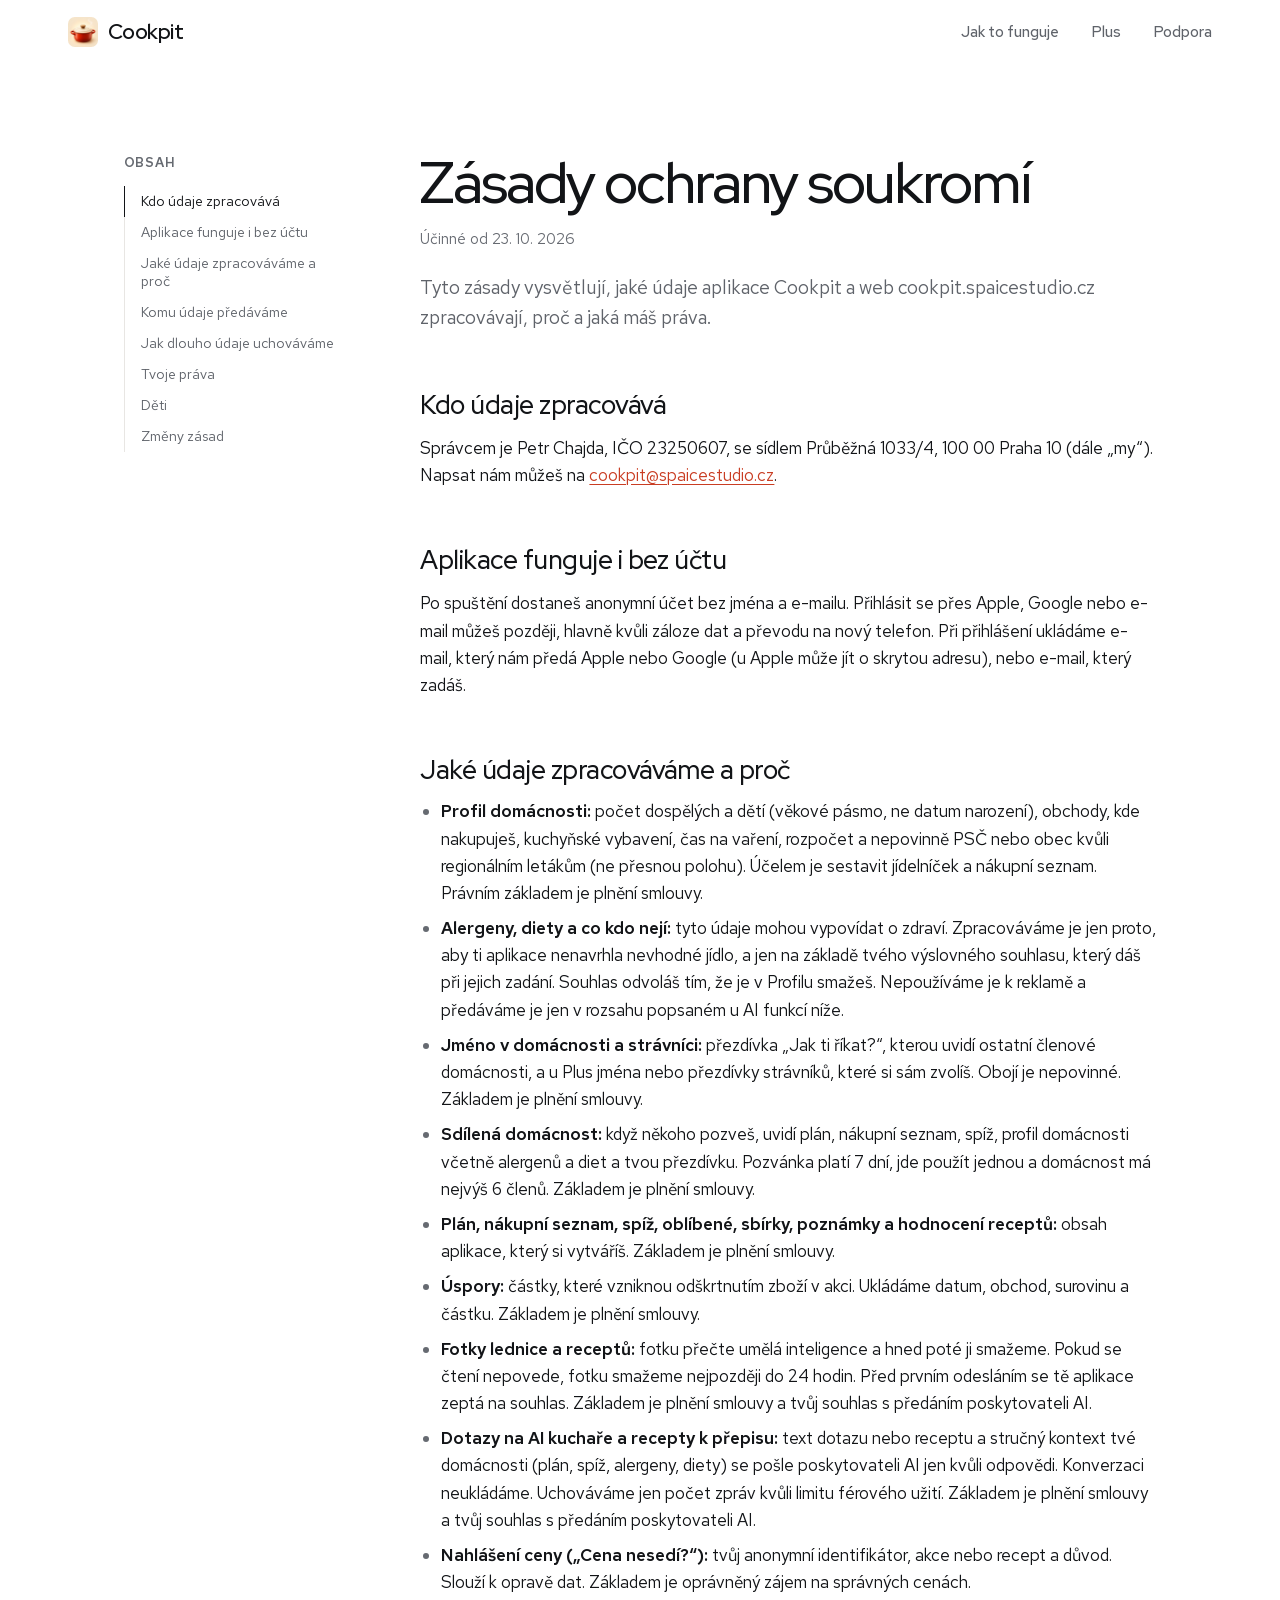
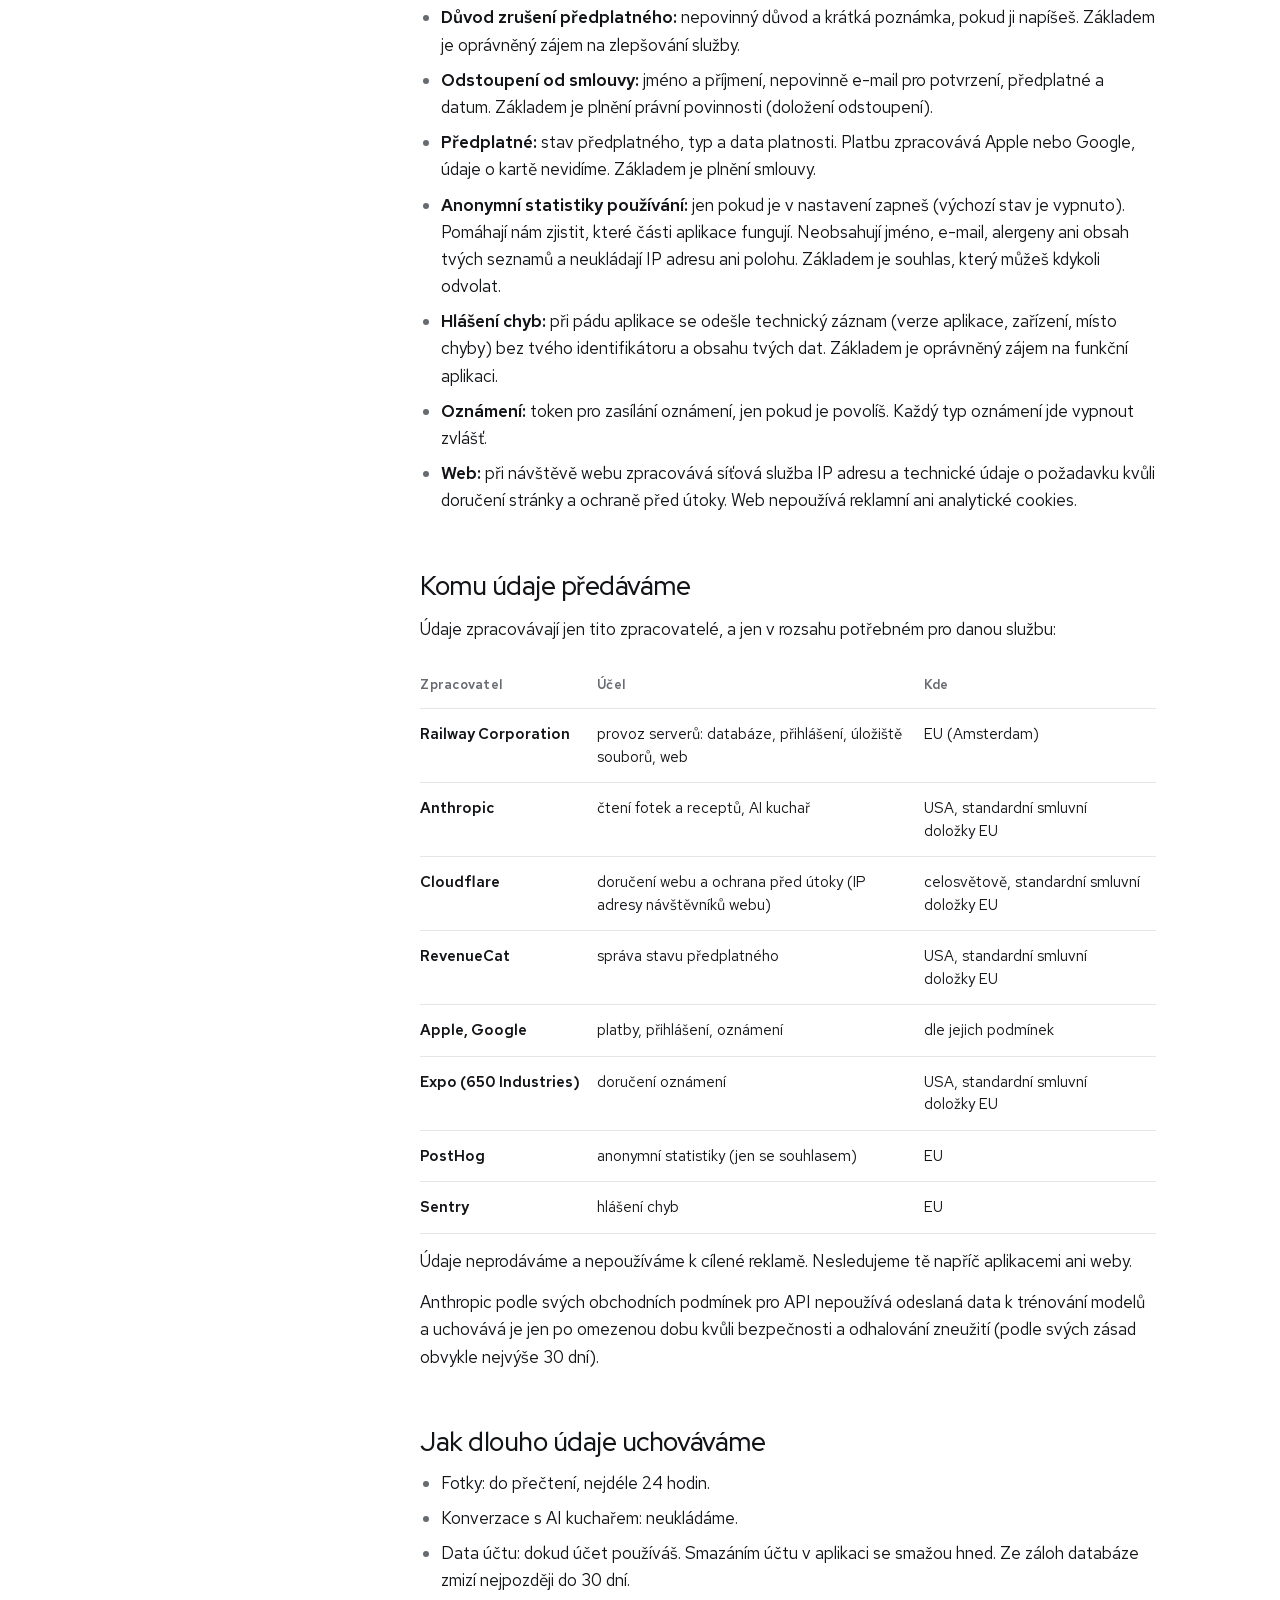
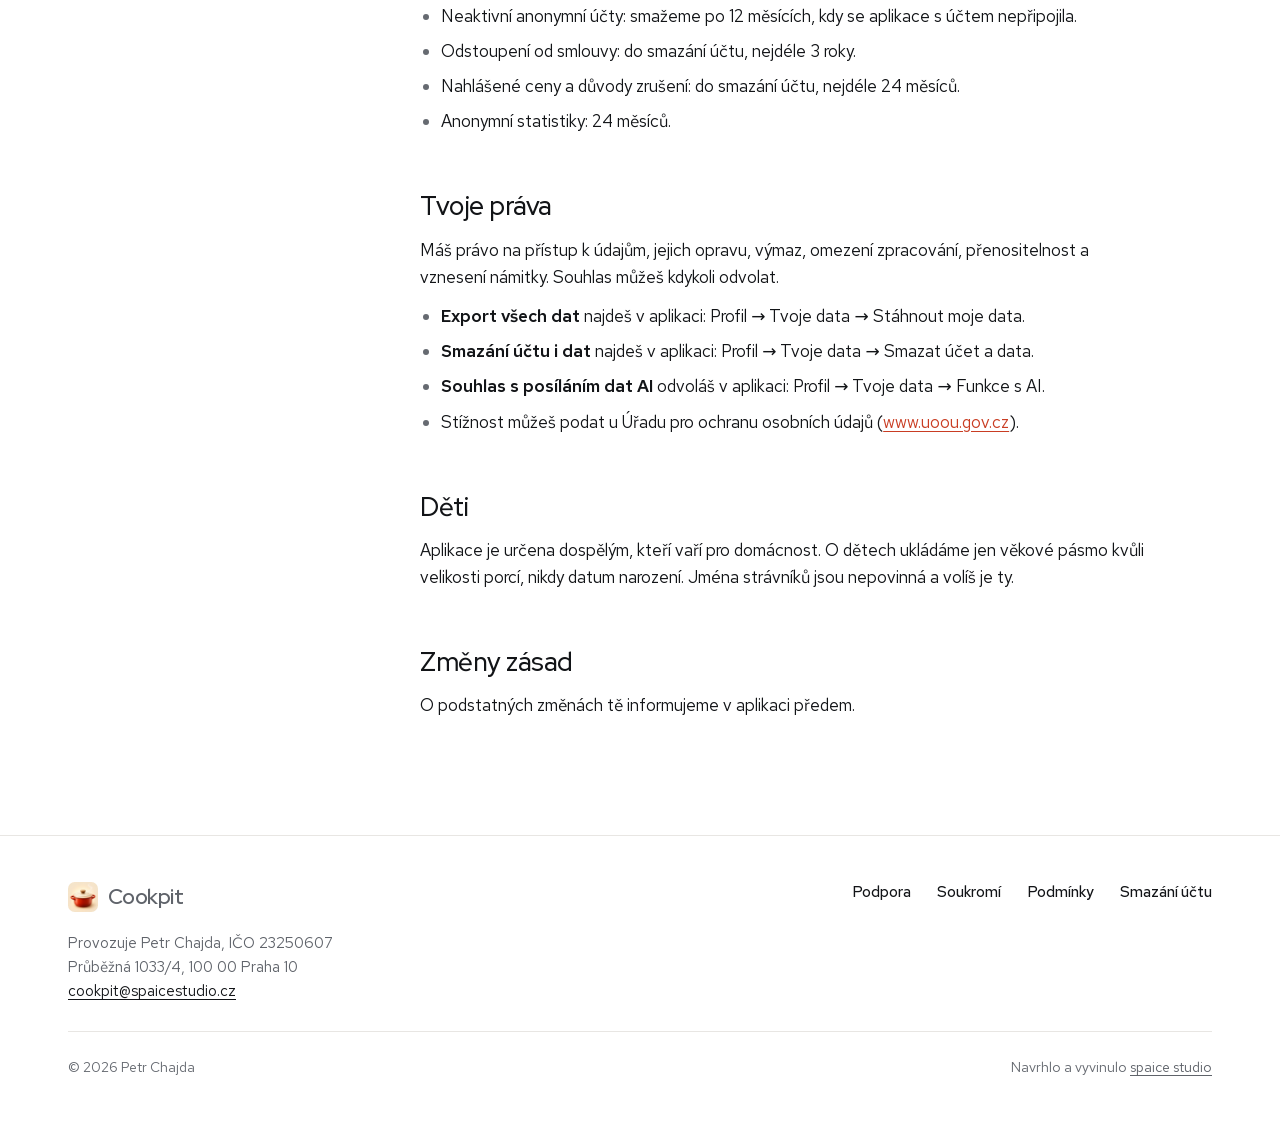
<file: soukromi/index.html>
<!doctype html>
<html lang="cs">
<head>
  <meta charset="utf-8">
  <meta name="viewport" content="width=device-width, initial-scale=1, viewport-fit=cover">
  <title>Zásady ochrany soukromí | Cookpit</title>
  <meta name="description" content="Jaké údaje Cookpit zpracovává, proč a jaká máš práva.">
  <link rel="canonical" href="https://cookpit.spaicestudio.cz/soukromi/">
  <meta name="theme-color" content="#ffffff" media="(prefers-color-scheme: light)">
  <meta name="theme-color" content="#0c0d0f" media="(prefers-color-scheme: dark)">
  <meta property="og:type" content="website">
  <meta property="og:locale" content="cs_CZ">
  <meta property="og:site_name" content="Cookpit">
  <meta property="og:title" content="Zásady ochrany soukromí | Cookpit">
  <meta property="og:description" content="Jaké údaje Cookpit zpracovává, proč a jaká máš práva.">
  <meta property="og:url" content="https://cookpit.spaicestudio.cz/soukromi/">
  <meta property="og:image" content="https://cookpit.spaicestudio.cz/assets/img/og.jpg">
  <meta property="og:image:width" content="1200">
  <meta property="og:image:height" content="630">
  <meta name="twitter:card" content="summary_large_image">
  <link rel="icon" href="/favicon.ico" sizes="48x48">
  <link rel="apple-touch-icon" href="/apple-touch-icon.png">
  <link rel="preload" href="/assets/fonts/red-hat-display-latin.woff2" as="font" type="font/woff2" crossorigin>
  <link rel="preload" href="/assets/fonts/red-hat-display-latin-ext.woff2" as="font" type="font/woff2" crossorigin>
  <link rel="stylesheet" href="/assets/css/site.css">
</head>
<body>
<!--email_off-->
  <a class="skip" href="#obsah">Přeskočit na obsah</a>

  <header class="top" data-top>
    <div class="wrap top__in">
      <a class="brand" href="/" aria-label="Cookpit, úvod">
        <img src="/assets/img/app-icon.webp" alt="" width="30" height="30">
        <span>Cookpit</span>
      </a>
      <nav aria-label="Hlavní">
        <a class="hide-sm" href="/#jak">Jak to funguje</a>
        <a class="hide-sm" href="/#plus">Plus</a>
        <a href="/podpora/">Podpora</a>
      </nav>
    </div>
  </header>

  <main id="obsah" class="doc">
    <div class="wrap doc__grid">
      <nav class="toc" aria-label="Obsah stránky">
        <p class="label">Obsah</p>
        <ol><li><a href="#kdo-udaje-zpracovava">Kdo údaje zpracovává</a></li><li><a href="#aplikace-funguje-i-bez-uctu">Aplikace funguje i bez účtu</a></li><li><a href="#jake-udaje-zpracovavame-a-proc">Jaké údaje zpracováváme a proč</a></li><li><a href="#komu-udaje-predavame">Komu údaje předáváme</a></li><li><a href="#jak-dlouho-udaje-uchovavame">Jak dlouho údaje uchováváme</a></li><li><a href="#tvoje-prava">Tvoje práva</a></li><li><a href="#deti">Děti</a></li><li><a href="#zmeny-zasad">Změny zásad</a></li></ol>
      </nav>
      <article>
        <h1>Zásady ochrany soukromí</h1>
        <p class="meta">Účinné od 23. 10. 2026</p>
<p class="lead">Tyto zásady vysvětlují, jaké údaje aplikace Cookpit a web cookpit.spaicestudio.cz zpracovávají, proč a jaká máš práva.</p>
<h2 id="kdo-udaje-zpracovava">Kdo údaje zpracovává</h2>
<p>Správcem je Petr Chajda, IČO 23250607, se sídlem Průběžná 1033/4, 100 00 Praha 10 (dále „my“). Napsat nám můžeš na <a href="mailto:cookpit@spaicestudio.cz">cookpit@spaicestudio.cz</a>.</p>
<h2 id="aplikace-funguje-i-bez-uctu">Aplikace funguje i bez účtu</h2>
<p>Po spuštění dostaneš anonymní účet bez jména a e-mailu. Přihlásit se přes Apple, Google nebo e-mail můžeš později, hlavně kvůli záloze dat a převodu na nový telefon. Při přihlášení ukládáme e-mail, který nám předá Apple nebo Google (u Apple může jít o skrytou adresu), nebo e-mail, který zadáš.</p>
<h2 id="jake-udaje-zpracovavame-a-proc">Jaké údaje zpracováváme a proč</h2>
<ul><li><strong>Profil domácnosti:</strong> počet dospělých a dětí (věkové pásmo, ne datum narození), obchody, kde nakupuješ, kuchyňské vybavení, čas na vaření, rozpočet a nepovinně PSČ nebo obec kvůli regionálním letákům (ne přesnou polohu). Účelem je sestavit jídelníček a nákupní seznam. Právním základem je plnění smlouvy.</li><li><strong>Alergeny, diety a co kdo nejí:</strong> tyto údaje mohou vypovídat o zdraví. Zpracováváme je jen proto, aby ti aplikace nenavrhla nevhodné jídlo, a jen na základě tvého výslovného souhlasu, který dáš při jejich zadání. Souhlas odvoláš tím, že je v Profilu smažeš. Nepoužíváme je k reklamě a předáváme je jen v rozsahu popsaném u AI funkcí níže.</li><li><strong>Jméno v domácnosti a strávníci:</strong> přezdívka „Jak ti říkat?“, kterou uvidí ostatní členové domácnosti, a u Plus jména nebo přezdívky strávníků, které si sám zvolíš. Obojí je nepovinné. Základem je plnění smlouvy.</li><li><strong>Sdílená domácnost:</strong> když někoho pozveš, uvidí plán, nákupní seznam, spíž, profil domácnosti včetně alergenů a diet a tvou přezdívku. Pozvánka platí 7 dní, jde použít jednou a domácnost má nejvýš 6 členů. Základem je plnění smlouvy.</li><li><strong>Plán, nákupní seznam, spíž, oblíbené, sbírky, poznámky a hodnocení receptů:</strong> obsah aplikace, který si vytváříš. Základem je plnění smlouvy.</li><li><strong>Úspory:</strong> částky, které vzniknou odškrtnutím zboží v akci. Ukládáme datum, obchod, surovinu a částku. Základem je plnění smlouvy.</li><li><strong>Fotky lednice a receptů:</strong> fotku přečte umělá inteligence a hned poté ji smažeme. Pokud se čtení nepovede, fotku smažeme nejpozději do 24 hodin. Před prvním odesláním se tě aplikace zeptá na souhlas. Základem je plnění smlouvy a tvůj souhlas s předáním poskytovateli AI.</li><li><strong>Dotazy na AI kuchaře a recepty k přepisu:</strong> text dotazu nebo receptu a stručný kontext tvé domácnosti (plán, spíž, alergeny, diety) se pošle poskytovateli AI jen kvůli odpovědi. Konverzaci neukládáme. Uchováváme jen počet zpráv kvůli limitu férového užití. Základem je plnění smlouvy a tvůj souhlas s předáním poskytovateli AI.</li><li><strong>Nahlášení ceny („Cena nesedí?“):</strong> tvůj anonymní identifikátor, akce nebo recept a důvod. Slouží k opravě dat. Základem je oprávněný zájem na správných cenách.</li><li><strong>Důvod zrušení předplatného:</strong> nepovinný důvod a krátká poznámka, pokud ji napíšeš. Základem je oprávněný zájem na zlepšování služby.</li><li><strong>Odstoupení od smlouvy:</strong> jméno a příjmení, nepovinně e-mail pro potvrzení, předplatné a datum. Základem je plnění právní povinnosti (doložení odstoupení).</li><li><strong>Předplatné:</strong> stav předplatného, typ a data platnosti. Platbu zpracovává Apple nebo Google, údaje o kartě nevidíme. Základem je plnění smlouvy.</li><li><strong>Anonymní statistiky používání:</strong> jen pokud je v nastavení zapneš (výchozí stav je vypnuto). Pomáhají nám zjistit, které části aplikace fungují. Neobsahují jméno, e-mail, alergeny ani obsah tvých seznamů a neukládají IP adresu ani polohu. Základem je souhlas, který můžeš kdykoli odvolat.</li><li><strong>Hlášení chyb:</strong> při pádu aplikace se odešle technický záznam (verze aplikace, zařízení, místo chyby) bez tvého identifikátoru a obsahu tvých dat. Základem je oprávněný zájem na funkční aplikaci.</li><li><strong>Oznámení:</strong> token pro zasílání oznámení, jen pokud je povolíš. Každý typ oznámení jde vypnout zvlášť.</li><li><strong>Web:</strong> při návštěvě webu zpracovává síťová služba IP adresu a technické údaje o požadavku kvůli doručení stránky a ochraně před útoky. Web nepoužívá reklamní ani analytické cookies.</li></ul>
<h2 id="komu-udaje-predavame">Komu údaje předáváme</h2>
<p>Údaje zpracovávají jen tito zpracovatelé, a jen v rozsahu potřebném pro danou službu:</p>
<div class="table"><table><thead><tr><th scope="col">Zpracovatel</th><th scope="col">Účel</th><th scope="col">Kde</th></tr></thead><tbody><tr><th scope="row">Railway Corporation</th><td>provoz serverů: databáze, přihlášení, úložiště souborů, web</td><td>EU (Amsterdam)</td></tr><tr><th scope="row">Anthropic</th><td>čtení fotek a receptů, AI kuchař</td><td>USA, standardní smluvní doložky EU</td></tr><tr><th scope="row">Cloudflare</th><td>doručení webu a ochrana před útoky (IP adresy návštěvníků webu)</td><td>celosvětově, standardní smluvní doložky EU</td></tr><tr><th scope="row">RevenueCat</th><td>správa stavu předplatného</td><td>USA, standardní smluvní doložky EU</td></tr><tr><th scope="row">Apple, Google</th><td>platby, přihlášení, oznámení</td><td>dle jejich podmínek</td></tr><tr><th scope="row">Expo (650 Industries)</th><td>doručení oznámení</td><td>USA, standardní smluvní doložky EU</td></tr><tr><th scope="row">PostHog</th><td>anonymní statistiky (jen se souhlasem)</td><td>EU</td></tr><tr><th scope="row">Sentry</th><td>hlášení chyb</td><td>EU</td></tr></tbody></table></div>
<p>Údaje neprodáváme a nepoužíváme k cílené reklamě. Nesledujeme tě napříč aplikacemi ani weby.</p>
<p>Anthropic podle svých obchodních podmínek pro API nepoužívá odeslaná data k trénování modelů a uchovává je jen po omezenou dobu kvůli bezpečnosti a odhalování zneužití (podle svých zásad obvykle nejvýše 30 dní).</p>
<h2 id="jak-dlouho-udaje-uchovavame">Jak dlouho údaje uchováváme</h2>
<ul><li>Fotky: do přečtení, nejdéle 24 hodin.</li><li>Konverzace s AI kuchařem: neukládáme.</li><li>Data účtu: dokud účet používáš. Smazáním účtu v aplikaci se smažou hned. Ze záloh databáze zmizí nejpozději do 30 dní.</li><li>Neaktivní anonymní účty: smažeme po 12 měsících, kdy se aplikace s účtem nepřipojila.</li><li>Odstoupení od smlouvy: do smazání účtu, nejdéle 3 roky.</li><li>Nahlášené ceny a důvody zrušení: do smazání účtu, nejdéle 24 měsíců.</li><li>Anonymní statistiky: 24 měsíců.</li></ul>
<h2 id="tvoje-prava">Tvoje práva</h2>
<p>Máš právo na přístup k údajům, jejich opravu, výmaz, omezení zpracování, přenositelnost a vznesení námitky. Souhlas můžeš kdykoli odvolat.</p>
<ul><li><strong>Export všech dat</strong> najdeš v aplikaci: Profil → Tvoje data → Stáhnout moje data.</li><li><strong>Smazání účtu i dat</strong> najdeš v aplikaci: Profil → Tvoje data → Smazat účet a data.</li><li><strong>Souhlas s posíláním dat AI</strong> odvoláš v aplikaci: Profil → Tvoje data → Funkce s AI.</li><li>Stížnost můžeš podat u Úřadu pro ochranu osobních údajů (<a href="https://www.uoou.gov.cz">www.uoou.gov.cz</a>).</li></ul>
<h2 id="deti">Děti</h2>
<p>Aplikace je určena dospělým, kteří vaří pro domácnost. O dětech ukládáme jen věkové pásmo kvůli velikosti porcí, nikdy datum narození. Jména strávníků jsou nepovinná a volíš je ty.</p>
<h2 id="zmeny-zasad">Změny zásad</h2>
<p>O podstatných změnách tě informujeme v aplikaci předem.</p>
      </article>
    </div>
  </main>

  <footer class="foot">
    <div class="wrap foot__in">
      <div>
        <a class="brand" href="/"><img src="/assets/img/app-icon.webp" alt="" width="30" height="30" loading="lazy"><span>Cookpit</span></a>
        <address>Provozuje Petr Chajda, IČO 23250607<br>Průběžná 1033/4, 100 00 Praha 10<br><a class="mail" href="mailto:cookpit@spaicestudio.cz">cookpit@spaicestudio.cz</a></address>
      </div>
      <nav aria-label="Patička">
        <ul>
          <li><a href="/podpora/">Podpora</a></li>
          <li><a href="/soukromi/">Soukromí</a></li>
          <li><a href="/podminky/">Podmínky</a></li>
          <li><a href="/smazani-uctu/">Smazání účtu</a></li>
        </ul>
      </nav>
      <p class="made"><span>© 2026 Petr Chajda</span><span>Navrhlo a vyvinulo <a href="https://spaicestudio.cz">spaice studio</a></span></p>
    </div>
  </footer>

  <script src="/assets/js/site.js" defer></script>
<!--/email_off-->
</body>
</html>
</file>
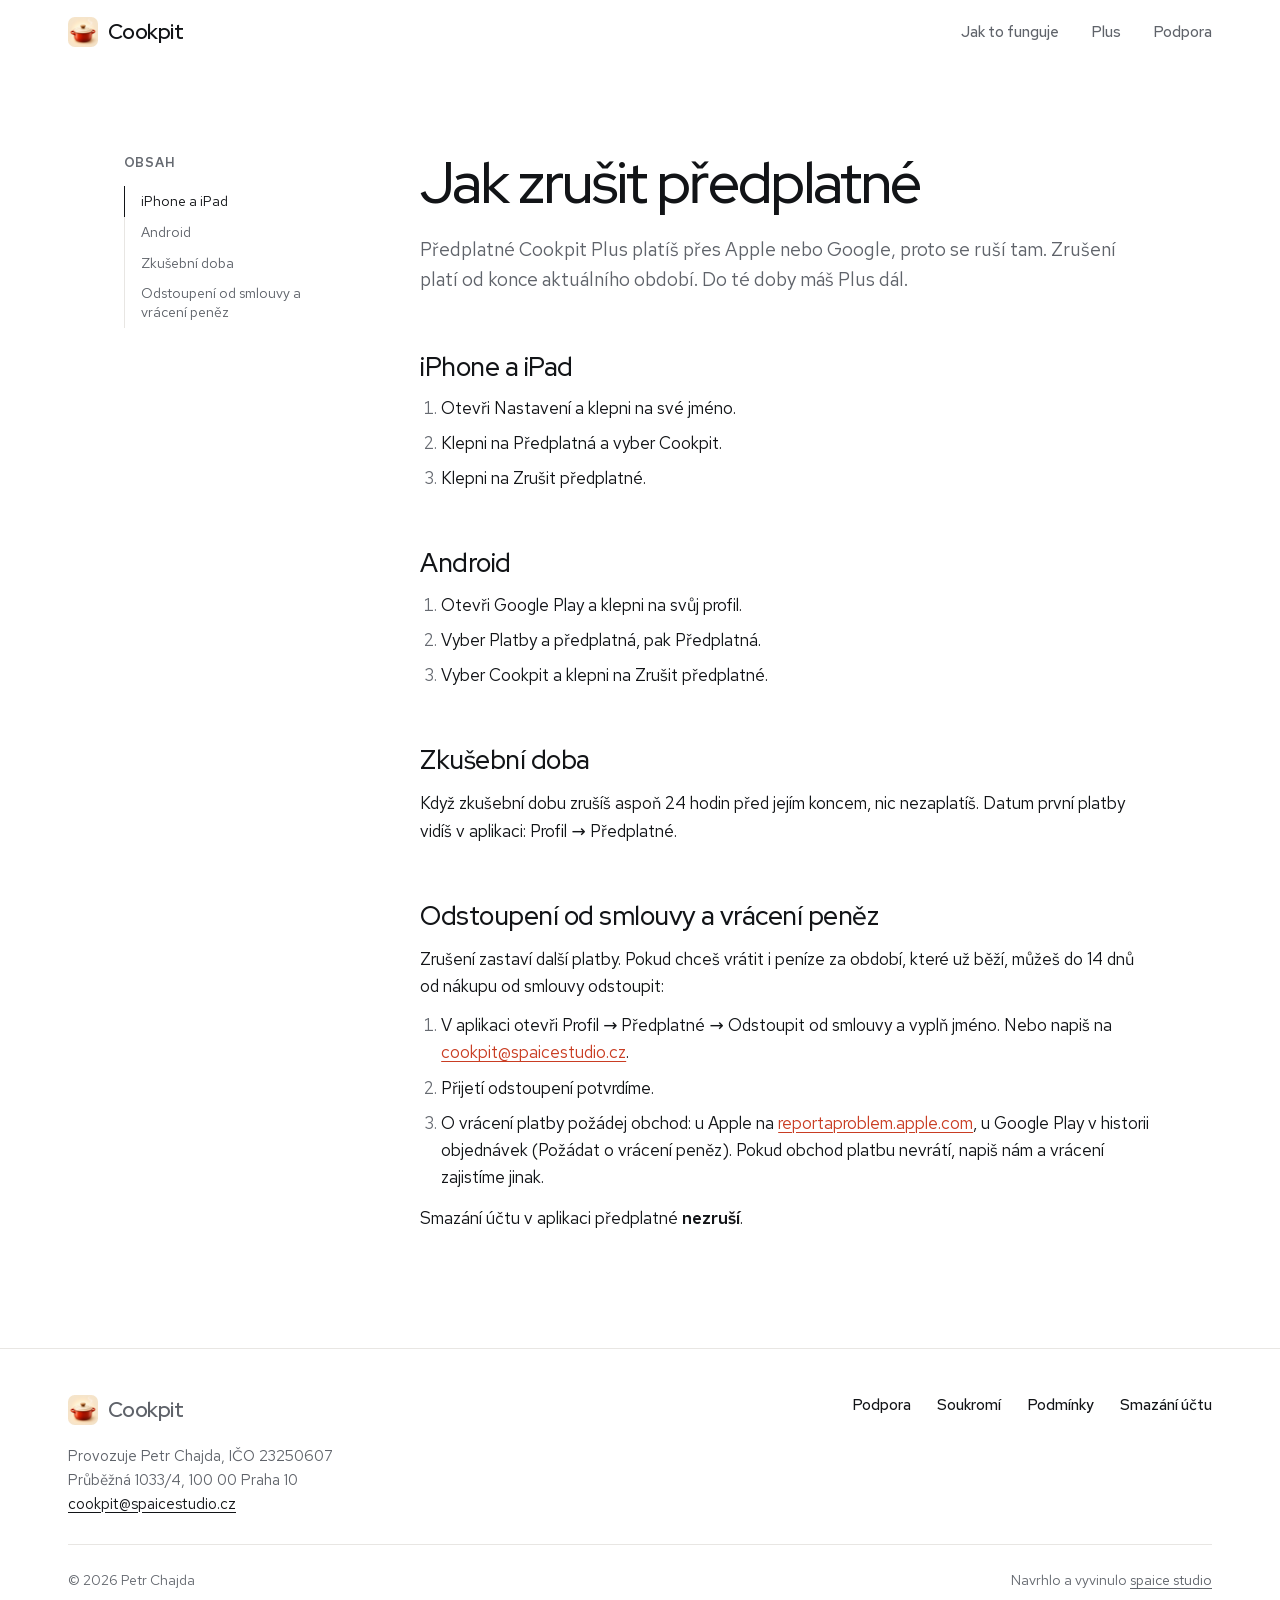
<file: zruseni/index.html>
<!doctype html>
<html lang="cs">
<head>
  <meta charset="utf-8">
  <meta name="viewport" content="width=device-width, initial-scale=1, viewport-fit=cover">
  <title>Jak zrušit předplatné | Cookpit</title>
  <meta name="description" content="Jak zrušit předplatné Cookpit Plus na iPhonu a na Androidu.">
  <link rel="canonical" href="https://cookpit.spaicestudio.cz/zruseni/">
  <meta name="theme-color" content="#ffffff" media="(prefers-color-scheme: light)">
  <meta name="theme-color" content="#0c0d0f" media="(prefers-color-scheme: dark)">
  <meta property="og:type" content="website">
  <meta property="og:locale" content="cs_CZ">
  <meta property="og:site_name" content="Cookpit">
  <meta property="og:title" content="Jak zrušit předplatné | Cookpit">
  <meta property="og:description" content="Jak zrušit předplatné Cookpit Plus na iPhonu a na Androidu.">
  <meta property="og:url" content="https://cookpit.spaicestudio.cz/zruseni/">
  <meta property="og:image" content="https://cookpit.spaicestudio.cz/assets/img/og.jpg">
  <meta property="og:image:width" content="1200">
  <meta property="og:image:height" content="630">
  <meta name="twitter:card" content="summary_large_image">
  <link rel="icon" href="/favicon.ico" sizes="48x48">
  <link rel="apple-touch-icon" href="/apple-touch-icon.png">
  <link rel="preload" href="/assets/fonts/red-hat-display-latin.woff2" as="font" type="font/woff2" crossorigin>
  <link rel="preload" href="/assets/fonts/red-hat-display-latin-ext.woff2" as="font" type="font/woff2" crossorigin>
  <link rel="stylesheet" href="/assets/css/site.css">
</head>
<body>
<!--email_off-->
  <a class="skip" href="#obsah">Přeskočit na obsah</a>

  <header class="top" data-top>
    <div class="wrap top__in">
      <a class="brand" href="/" aria-label="Cookpit, úvod">
        <img src="/assets/img/app-icon.webp" alt="" width="30" height="30">
        <span>Cookpit</span>
      </a>
      <nav aria-label="Hlavní">
        <a class="hide-sm" href="/#jak">Jak to funguje</a>
        <a class="hide-sm" href="/#plus">Plus</a>
        <a href="/podpora/">Podpora</a>
      </nav>
    </div>
  </header>

  <main id="obsah" class="doc">
    <div class="wrap doc__grid">
      <nav class="toc" aria-label="Obsah stránky">
        <p class="label">Obsah</p>
        <ol><li><a href="#iphone-a-ipad">iPhone a iPad</a></li><li><a href="#android">Android</a></li><li><a href="#zkusebni-doba">Zkušební doba</a></li><li><a href="#odstoupeni-od-smlouvy-a-vraceni-penez">Odstoupení od smlouvy a vrácení peněz</a></li></ol>
      </nav>
      <article>
        <h1>Jak zrušit předplatné</h1>
        
<p class="lead">Předplatné Cookpit Plus platíš přes Apple nebo Google, proto se ruší tam. Zrušení platí od konce aktuálního období. Do té doby máš Plus dál.</p>
<h2 id="iphone-a-ipad">iPhone a iPad</h2>
<ol><li>Otevři Nastavení a klepni na své jméno.</li><li>Klepni na Předplatná a vyber Cookpit.</li><li>Klepni na Zrušit předplatné.</li></ol>
<h2 id="android">Android</h2>
<ol><li>Otevři Google Play a klepni na svůj profil.</li><li>Vyber Platby a předplatná, pak Předplatná.</li><li>Vyber Cookpit a klepni na Zrušit předplatné.</li></ol>
<h2 id="zkusebni-doba">Zkušební doba</h2>
<p>Když zkušební dobu zrušíš aspoň 24 hodin před jejím koncem, nic nezaplatíš. Datum první platby vidíš v aplikaci: Profil → Předplatné.</p>
<h2 id="odstoupeni-od-smlouvy-a-vraceni-penez">Odstoupení od smlouvy a vrácení peněz</h2>
<p>Zrušení zastaví další platby. Pokud chceš vrátit i peníze za období, které už běží, můžeš do 14 dnů od nákupu od smlouvy odstoupit:</p>
<ol><li>V aplikaci otevři Profil → Předplatné → Odstoupit od smlouvy a vyplň jméno. Nebo napiš na <a href="mailto:cookpit@spaicestudio.cz">cookpit@spaicestudio.cz</a>.</li><li>Přijetí odstoupení potvrdíme.</li><li>O vrácení platby požádej obchod: u Apple na <a href="https://reportaproblem.apple.com">reportaproblem.apple.com</a>, u Google Play v historii objednávek (Požádat o vrácení peněz). Pokud obchod platbu nevrátí, napiš nám a vrácení zajistíme jinak.</li></ol>
<p>Smazání účtu v aplikaci předplatné <strong>nezruší</strong>.</p>
      </article>
    </div>
  </main>

  <footer class="foot">
    <div class="wrap foot__in">
      <div>
        <a class="brand" href="/"><img src="/assets/img/app-icon.webp" alt="" width="30" height="30" loading="lazy"><span>Cookpit</span></a>
        <address>Provozuje Petr Chajda, IČO 23250607<br>Průběžná 1033/4, 100 00 Praha 10<br><a class="mail" href="mailto:cookpit@spaicestudio.cz">cookpit@spaicestudio.cz</a></address>
      </div>
      <nav aria-label="Patička">
        <ul>
          <li><a href="/podpora/">Podpora</a></li>
          <li><a href="/soukromi/">Soukromí</a></li>
          <li><a href="/podminky/">Podmínky</a></li>
          <li><a href="/smazani-uctu/">Smazání účtu</a></li>
        </ul>
      </nav>
      <p class="made"><span>© 2026 Petr Chajda</span><span>Navrhlo a vyvinulo <a href="https://spaicestudio.cz">spaice studio</a></span></p>
    </div>
  </footer>

  <script src="/assets/js/site.js" defer></script>
<!--/email_off-->
</body>
</html>
</file>
<file: assets/css/site.css>
/* Cookpit: web aplikace. Barvy, písmo a poloměry přebírá z aplikace (packages/ui/src/tokens.ts). */

@font-face {
  font-family: "Red Hat Display";
  font-style: normal;
  font-weight: 300 900;
  font-display: swap;
  src: url("/assets/fonts/red-hat-display-latin-ext.woff2") format("woff2");
  unicode-range: U+0100-02BA, U+02BD-02C5, U+02C7-02CC, U+02CE-02D7, U+02DD-02FF, U+0304, U+0308, U+0329, U+1D00-1DBF, U+1E00-1E9F, U+1EF2-1EFF, U+2020, U+20A0-20AB, U+20AD-20C4, U+2113, U+2C60-2C7F, U+A720-A7FF;
}
@font-face {
  font-family: "Red Hat Display";
  font-style: normal;
  font-weight: 300 900;
  font-display: swap;
  src: url("/assets/fonts/red-hat-display-latin.woff2") format("woff2");
  unicode-range: U+0000-00FF, U+0131, U+0152-0153, U+02BB-02BC, U+02C6, U+02DA, U+02DC, U+0304, U+0308, U+0329, U+2000-206F, U+20AC, U+2122, U+2191, U+2193, U+2212, U+2215, U+FEFF, U+FFFD;
}
@font-face {
  font-family: "Red Hat Text";
  font-style: normal;
  font-weight: 300 700;
  font-display: swap;
  src: url("/assets/fonts/red-hat-text-latin-ext.woff2") format("woff2");
  unicode-range: U+0100-02BA, U+02BD-02C5, U+02C7-02CC, U+02CE-02D7, U+02DD-02FF, U+0304, U+0308, U+0329, U+1D00-1DBF, U+1E00-1E9F, U+1EF2-1EFF, U+2020, U+20A0-20AB, U+20AD-20C4, U+2113, U+2C60-2C7F, U+A720-A7FF;
}
@font-face {
  font-family: "Red Hat Text";
  font-style: normal;
  font-weight: 300 700;
  font-display: swap;
  src: url("/assets/fonts/red-hat-text-latin.woff2") format("woff2");
  unicode-range: U+0000-00FF, U+0131, U+0152-0153, U+02BB-02BC, U+02C6, U+02DA, U+02DC, U+0304, U+0308, U+0329, U+2000-206F, U+20AC, U+2122, U+2191, U+2193, U+2212, U+2215, U+FEFF, U+FFFD;
}

:root {
  color-scheme: light dark;

  --canvas: #ffffff;
  --subtle: #f7f5f2;
  --muted: #efece8;
  --ink: #121417;
  --ink-2: #5f636a;
  --ink-3: #666a71;
  --line: #e8e6e3;
  --tomato: #e5533a;
  --tomato-text: #c93d23;
  --basil-text: #0b7f52;
  --plus: #5332e6;
  --sale: #ffd338;
  --sale-ink: #121417;
  /* Fotky a úvod jsou tmavé v obou režimech, stejně jako obrazovky aplikace */
  --night: #0c0d0f;
  --night-ink: #f4f4f5;
  --night-ink-2: #c3c6cb;
  --shadow: rgb(18 20 23 / 0.28);

  --display: "Red Hat Display", ui-sans-serif, system-ui, -apple-system, "Segoe UI", sans-serif;
  --text: "Red Hat Text", ui-sans-serif, system-ui, -apple-system, "Segoe UI", sans-serif;
  --ease: cubic-bezier(0.16, 1, 0.3, 1);

  --max: 1240px;
  --pad: clamp(20px, 4vw, 48px);
  --gutter: clamp(12px, 2vw, 24px);
  --radius: 28px;
  --space: clamp(96px, 12vw, 168px);
}

@media (prefers-color-scheme: dark) {
  :root {
    --canvas: #0c0d0f;
    --subtle: #15171a;
    --muted: #1d2024;
    --ink: #f4f4f5;
    --ink-2: #a1a5ab;
    --ink-3: #868a92;
    --line: #2a2d32;
    --tomato: #ff6a4d;
    --tomato-text: #ff8a70;
    --basil-text: #4adba2;
    --plus: #a797ff;
    --shadow: rgb(0 0 0 / 0.6);
  }
}

*, *::before, *::after { box-sizing: border-box; }
html { -webkit-text-size-adjust: 100%; text-size-adjust: 100%; scroll-padding-top: 88px; }
@media (prefers-reduced-motion: no-preference) { html { scroll-behavior: smooth; } }
body {
  margin: 0;
  background: var(--canvas);
  color: var(--ink);
  font-family: var(--text);
  font-size: 1.0625rem;
  line-height: 1.6;
  -webkit-font-smoothing: antialiased;
  -moz-osx-font-smoothing: grayscale;
  font-kerning: normal;
}
img { display: block; max-width: 100%; height: auto; }
h1, h2, h3, p, ul, ol, dl, dd, figure, blockquote { margin: 0; }
ul, ol { padding: 0; }
a { color: inherit; }
:focus-visible { outline: 2px solid var(--tomato); outline-offset: 3px; border-radius: 6px; }
::selection { background: var(--sale); color: var(--sale-ink); }

.wrap { width: 100%; max-width: var(--max); margin-inline: auto; padding-inline: var(--pad); }
.sr-only { position: absolute; width: 1px; height: 1px; padding: 0; margin: -1px; overflow: hidden; clip: rect(0 0 0 0); white-space: nowrap; border: 0; }
.skip {
  position: fixed; left: 12px; top: 12px; z-index: 60;
  padding: 10px 18px; border-radius: 999px;
  background: var(--ink); color: var(--canvas); font-weight: 600; text-decoration: none;
  transform: translateY(-160%); transition: transform .3s var(--ease);
}
.skip:focus { transform: none; }

/* Hlavička */
.top {
  position: sticky; top: 0; z-index: 40;
  background: color-mix(in srgb, var(--canvas) 88%, transparent);
  -webkit-backdrop-filter: saturate(170%) blur(18px);
  backdrop-filter: saturate(170%) blur(18px);
  border-bottom: 1px solid transparent;
  transition: border-color .3s;
}
.top.is-scrolled { border-bottom-color: var(--line); }
.top__in { display: flex; align-items: center; justify-content: space-between; gap: 20px; height: 64px; }
.brand { display: inline-flex; align-items: center; gap: 10px; text-decoration: none; }
.brand img { width: 30px; height: 30px; border-radius: 22.4%; }
.brand span { font-family: var(--display); font-size: 1.3125rem; font-weight: 600; letter-spacing: -0.025em; }
.top nav { display: flex; align-items: center; gap: clamp(18px, 2.6vw, 32px); font-size: 0.9375rem; }
.top nav a { text-decoration: none; color: var(--ink-2); font-weight: 500; transition: color .2s; }
.top nav a:hover, .top nav a[aria-current="page"] { color: var(--ink); }

/* Tlačítka */
.btn {
  display: inline-flex; align-items: center; justify-content: center; gap: 10px;
  min-height: 52px; padding: 0 26px; border-radius: 999px; border: 0;
  font: 600 1rem/1 var(--text);
  text-decoration: none; white-space: nowrap; cursor: pointer;
  transition: transform .2s var(--ease), background-color .2s, color .2s;
}
.btn:active { transform: scale(0.98); }
.btn--light { background: #ffffff; color: #121417; }
.btn--light:hover { background: #e9e9ea; }
.btn--ink { background: var(--ink); color: var(--canvas); }
.btn--ink:hover { background: color-mix(in srgb, var(--ink) 84%, var(--canvas)); }

/* Úvod: telefon s aplikací na stole, text v šeru vlevo */
.hero { padding: 6px var(--gutter) 0; }
.hero__frame {
  position: relative; isolation: isolate; overflow: hidden;
  display: grid; align-items: center;
  max-width: 1440px; margin-inline: auto;
  min-height: clamp(580px, calc(100svh - 82px), 900px);
  border-radius: var(--radius);
  background: var(--night); color: var(--night-ink);
}
.hero__media img {
  position: absolute; inset: 0; z-index: -2;
  width: 100%; height: 100%; object-fit: cover; object-position: 62% 50%;
}
.hero__frame::before {
  content: ""; position: absolute; inset: 0; z-index: -1; pointer-events: none;
  background: linear-gradient(90deg, rgb(12 13 15 / 0.5) 0%, rgb(12 13 15 / 0.22) 36%, rgb(12 13 15 / 0) 52%);
}
.hero__copy { max-width: min(54%, 720px); padding: clamp(40px, 6vw, 96px) clamp(20px, 3vw, 48px) clamp(40px, 6vw, 96px) clamp(40px, 6vw, 96px); }
.hero h1 {
  font-family: var(--display); font-weight: 500;
  font-size: clamp(2.75rem, 4.9vw, 4.75rem); line-height: 1.04; letter-spacing: -0.04em;
}
/* Jediný výrazný prvek webu: cenovka z letáku, stejná žlutá jako u akcí v aplikaci */
.hero mark {
  display: inline-block; white-space: nowrap;
  padding: 0.02em 0.13em 0.08em; margin-inline: -0.03em;
  border-radius: 0.13em; line-height: 0.98;
  background: var(--sale); color: var(--sale-ink);
}
.hero__lead { max-width: 31rem; margin-top: 26px; color: var(--night-ink-2); font-size: clamp(1.0625rem, 1.35vw, 1.25rem); line-height: 1.55; }
.hero__cta { display: flex; flex-wrap: wrap; align-items: center; gap: 14px 24px; margin-top: 38px; }
.soon { color: #a1a5ab; font-size: 0.9375rem; font-weight: 500; }

/* Sekce */
.section { padding-top: var(--space); }
.head { max-width: 44rem; }
.head h2 {
  font-family: var(--display); font-weight: 500;
  font-size: clamp(2.1rem, 4.2vw, 3.5rem); line-height: 1.04; letter-spacing: -0.035em; text-wrap: balance;
}
.head p { margin-top: 18px; color: var(--ink-2); font-size: clamp(1.0625rem, 1.3vw, 1.1875rem); max-width: 38rem; }
.label { font-size: 0.8125rem; font-weight: 600; letter-spacing: 0.06em; text-transform: uppercase; color: var(--ink-3); }

/* Telefon kolem skutečných obrazovek aplikace (iPhone, 1206 × 2622) */
.phone {
  --w: 300px;
  position: relative; width: var(--w); flex: none;
  padding: calc(var(--w) * 0.027);
  border-radius: calc(var(--w) * 0.163);
  background: #08090a;
  box-shadow: 0 0 0 1.5px #3c4046, 0 0 0 3px #15171a, 0 44px 70px -44px var(--shadow);
}
.phone__screen { position: relative; overflow: hidden; aspect-ratio: 900 / 1957; border-radius: calc(var(--w) * 0.137); background: var(--night); }
.phone__screen img { position: absolute; inset: 0; width: 100%; height: 100%; object-fit: cover; }
.phone__screen::after {
  content: ""; position: absolute; top: 1.3%; left: 50%; z-index: 2;
  width: 31%; height: 4.1%; border-radius: 999px; background: #000; transform: translateX(-50%);
}

/* Od letáku k talíři: telefon stojí, obrazovky se mění podle textu */
.flow__grid {
  display: grid; grid-template-columns: minmax(0, 5fr) minmax(0, 6fr);
  gap: clamp(40px, 7vw, 120px); margin-top: clamp(24px, 4vw, 48px);
}
.flow__device {
  --w: min(clamp(250px, 23vw, 316px), calc((100svh - 150px) / 2.25));
  position: sticky; top: max(84px, calc(50svh - var(--w) * 1.12));
  align-self: start; justify-self: center; margin-block: 8vh;
}
.flow__device .phone__screen img { opacity: 0; transition: opacity .6s var(--ease); }
.flow__device .phone__screen img.is-active { opacity: 1; }
.flow__steps { list-style: none; }
.flow__step { min-height: 82svh; display: flex; flex-direction: column; justify-content: center; padding-block: 6vh; }
.flow__step h3 {
  margin-top: 14px; max-width: 18ch;
  font-family: var(--display); font-weight: 500;
  font-size: clamp(1.8rem, 3vw, 2.6rem); line-height: 1.08; letter-spacing: -0.03em; text-wrap: balance;
}
.flow__step p { margin-top: 18px; max-width: 34rem; color: var(--ink-2); font-size: 1.125rem; }
.flow__step .note { margin-top: 22px; padding-top: 18px; border-top: 1px solid var(--line); color: var(--ink-3); font-size: 0.9375rem; max-width: 34rem; }
.flow__shot { display: none; }

/* Během týdne: seznam s 3D objekty z aplikace */
.more__grid { display: grid; grid-template-columns: minmax(0, 4fr) minmax(0, 7fr); gap: clamp(32px, 6vw, 96px); align-items: start; }
.more .head { position: sticky; top: 112px; }
.more__list { list-style: none; border-top: 1px solid var(--line); }
.more__list li {
  display: grid; grid-template-columns: 72px minmax(0, 1fr) auto; column-gap: 24px; align-items: start;
  padding-block: 26px; border-bottom: 1px solid var(--line);
}
.more__list img { width: 72px; height: 72px; margin-top: -4px; }
.more__list h3 { font-family: var(--display); font-size: 1.3125rem; font-weight: 500; letter-spacing: -0.015em; line-height: 1.3; }
.more__list p { margin-top: 6px; color: var(--ink-2); }
.tier { padding-top: 4px; font-size: 0.8125rem; font-weight: 600; letter-spacing: 0.02em; color: var(--ink-3); white-space: nowrap; }
.tier--plus { color: var(--plus); }

/* Obchody: jen názvy, bez log (loga jen se svolením vlastníka značky) */
.chains {
  list-style: none; display: flex; flex-wrap: wrap; gap: 0.06em 0.62em;
  margin-top: clamp(28px, 4vw, 44px);
  font-family: var(--display); font-weight: 300; font-size: clamp(1.9rem, 4.6vw, 4rem); line-height: 1.16; letter-spacing: -0.03em;
}
.chains li { white-space: nowrap; }
.chains li:nth-child(even) { color: var(--ink-3); }
.fine { margin-top: 26px; max-width: 46rem; color: var(--ink-3); font-size: 0.9375rem; }
.fine a { color: var(--ink-2); text-underline-offset: 3px; }

/* Zdarma a Plus */
.plans__grid { display: grid; grid-template-columns: repeat(2, minmax(0, 1fr)); gap: 16px; margin-top: clamp(36px, 5vw, 56px); }
.plan { padding: clamp(28px, 3.4vw, 44px); border-radius: var(--radius); border: 1px solid var(--line); }
.plan--plus { background: var(--subtle); border-color: transparent; }
.plan h3 { font-family: var(--display); font-size: 1.5rem; font-weight: 600; letter-spacing: -0.02em; }
.plan--plus h3 { color: var(--plus); }
.plan__price { margin-top: 14px; font-family: var(--display); font-weight: 300; font-size: clamp(2.4rem, 4vw, 3.25rem); line-height: 1; letter-spacing: -0.04em; }
.plan__price small { font-family: var(--text); font-size: 1rem; font-weight: 500; letter-spacing: 0; color: var(--ink-2); margin-left: 6px; }
.plan__alt { margin-top: 10px; color: var(--ink-2); font-size: 0.9375rem; }
.plan ul { list-style: none; margin-top: 26px; border-top: 1px solid var(--line); }
.plan li { position: relative; padding: 12px 0 12px 28px; border-bottom: 1px solid var(--line); }
.plan li::before {
  content: ""; position: absolute; left: 2px; top: 1.15em; width: 12px; height: 7px;
  border-left: 2px solid var(--basil-text); border-bottom: 2px solid var(--basil-text);
  transform: rotate(-45deg);
}

/* Soukromí */
.privacy__list { list-style: none; display: grid; grid-template-columns: repeat(4, minmax(0, 1fr)); margin-top: clamp(32px, 4vw, 48px); border-top: 1px solid var(--line); }
.privacy__list li { padding: 24px 24px 0 0; color: var(--ink-2); }
.privacy__list li + li { padding-left: 24px; border-left: 1px solid var(--line); }
.privacy__list strong { display: block; margin-bottom: 8px; font-family: var(--display); font-size: 1.1875rem; font-weight: 500; letter-spacing: -0.01em; color: var(--ink); }
.more-link { display: inline-flex; align-items: center; gap: 8px; margin-top: 36px; font-weight: 600; text-decoration: none; color: var(--ink); }
.more-link::after { content: "→"; transition: transform .25s var(--ease); }
.more-link:hover::after { transform: translateX(4px); }

/* Závěr: stůl s týdenním plánem */
.closing { padding: var(--space) var(--gutter) 0; }
.closing__frame {
  position: relative; isolation: isolate; overflow: hidden;
  max-width: 1440px; margin-inline: auto; min-height: clamp(460px, 56vw, 720px);
  display: grid; align-items: center;
  border-radius: var(--radius); background: var(--night); color: var(--night-ink);
}
.closing__frame > img { position: absolute; inset: 0; z-index: -2; width: 100%; height: 100%; object-fit: cover; object-position: 60% 50%; }
.closing__frame::before {
  content: ""; position: absolute; inset: 0; z-index: -1; pointer-events: none;
  background: linear-gradient(90deg, rgb(12 13 15 / 0.62) 0%, rgb(12 13 15 / 0.3) 40%, rgb(12 13 15 / 0) 58%);
}
.closing__copy { max-width: min(46%, 560px); padding: clamp(36px, 6vw, 88px); }
.closing__icon { width: 84px; height: 84px; border-radius: 22.4%; box-shadow: 0 18px 40px -16px rgb(0 0 0 / 0.7); }
.closing h2 { margin-top: 28px; font-family: var(--display); font-weight: 500; font-size: clamp(2rem, 3.8vw, 3.25rem); line-height: 1.05; letter-spacing: -0.035em; text-wrap: balance; }
.closing p { margin-top: 16px; color: var(--night-ink-2); font-size: 1.125rem; max-width: 26rem; }

/* Patička */
.foot { margin-top: clamp(72px, 9vw, 120px); border-top: 1px solid var(--line); padding-block: 44px 52px; color: var(--ink-2); font-size: 0.9375rem; }
.foot__in { display: grid; grid-template-columns: minmax(0, 1.3fr) minmax(0, 1fr); gap: 28px 40px; }
.foot nav ul { list-style: none; display: flex; flex-wrap: wrap; justify-content: flex-end; gap: 10px 26px; }
.foot nav a { color: var(--ink); font-weight: 500; text-decoration: none; }
.foot nav a:hover { color: var(--tomato-text); }
.foot address { margin-top: 12px; font-style: normal; }
.foot a.mail { color: var(--ink); text-underline-offset: 3px; }
.foot .made { grid-column: 1 / -1; display: flex; flex-wrap: wrap; justify-content: space-between; gap: 8px 24px; padding-top: 24px; border-top: 1px solid var(--line); color: var(--ink-3); font-size: 0.875rem; }
.foot .made a { color: var(--ink-2); text-underline-offset: 3px; }

/* Dokumenty: podpora, soukromí, podmínky, smazání účtu */
.doc { padding-top: clamp(40px, 7vw, 88px); }
.doc__grid { display: grid; grid-template-columns: minmax(0, 220px) minmax(0, 46rem); gap: clamp(32px, 6vw, 96px); justify-content: center; }
.doc__grid--single { grid-template-columns: minmax(0, 46rem); }
.toc { position: sticky; top: 104px; align-self: start; font-size: 0.875rem; }
.toc p { margin-bottom: 12px; }
.toc ol { list-style: none; border-left: 1px solid var(--line); }
.toc a { display: block; padding: 6px 0 6px 16px; margin-left: -1px; border-left: 1px solid transparent; color: var(--ink-2); text-decoration: none; line-height: 1.35; }
.toc a:hover { color: var(--ink); }
.toc a[aria-current="true"] { color: var(--ink); border-left-color: var(--ink); }
.doc h1 { font-family: var(--display); font-weight: 500; font-size: clamp(2.3rem, 5vw, 3.6rem); line-height: 1.04; letter-spacing: -0.035em; text-wrap: balance; }
.doc .meta { margin-top: 14px; color: var(--ink-3); font-size: 0.9375rem; }
.doc .lead { margin-top: 22px; color: var(--ink-2); font-size: 1.1875rem; }
.doc article h2 { margin-top: 56px; font-family: var(--display); font-size: 1.625rem; font-weight: 500; letter-spacing: -0.02em; line-height: 1.2; }
.doc article h3 { margin-top: 30px; font-family: var(--display); font-size: 1.1875rem; font-weight: 600; letter-spacing: -0.01em; }
.doc article p { margin-top: 14px; }
.doc article ul, .doc article ol { margin-top: 12px; padding-left: 1.3rem; }
.doc article li { margin-top: 8px; }
.doc article li::marker { color: var(--ink-3); }
.doc article a { color: var(--tomato-text); text-underline-offset: 3px; }
.doc strong { font-weight: 600; }
.summary { margin-top: 30px; padding: 26px 28px; border-radius: 22px; background: var(--subtle); }
.doc article .summary h2 { margin-top: 0; font-size: 1.1875rem; font-weight: 600; }
.summary ul { margin-top: 10px; }
.table { margin-top: 18px; overflow-x: auto; }
.table table { width: 100%; min-width: 600px; border-collapse: collapse; font-size: 0.9375rem; line-height: 1.5; }
.table th, .table td { text-align: left; vertical-align: top; padding: 14px 16px 14px 0; border-bottom: 1px solid var(--line); }
.table thead th { font-size: 0.8125rem; font-weight: 600; letter-spacing: 0.02em; color: var(--ink-3); }
.table tbody th { font-weight: 600; width: 24%; }
.contact {
  display: flex; flex-wrap: wrap; align-items: center; justify-content: space-between; gap: 18px;
  margin-top: 30px; padding: 26px 28px; border-radius: 22px; border: 1px solid var(--line);
}
.contact strong { display: block; font-family: var(--display); font-size: 1.375rem; font-weight: 500; letter-spacing: -0.01em; }
.contact span { color: var(--ink-2); font-size: 0.9375rem; }
.doc article .contact a.btn { color: var(--canvas); text-decoration: none; }
.path { font-weight: 600; }
/* Návrh textu: upozornění a místa k doplnění, dokud texty neschválí právník */
.draft { margin-top: 22px; padding: 16px 20px; border-radius: 16px; background: var(--subtle); color: var(--ink-2); font-size: 0.9375rem; }
.doc mark.todo { padding: 0 0.2em; border-radius: 4px; background: color-mix(in srgb, var(--sale) 72%, transparent); color: var(--sale-ink); }

.faq { margin-top: 18px; border-top: 1px solid var(--line); }
.faq details { border-bottom: 1px solid var(--line); }
.faq summary {
  position: relative; list-style: none; cursor: pointer;
  padding: 20px 44px 20px 0;
  font-family: var(--display); font-size: 1.1875rem; font-weight: 500; letter-spacing: -0.01em;
}
.faq summary::-webkit-details-marker { display: none; }
.faq summary::after {
  content: ""; position: absolute; right: 8px; top: 50%; width: 9px; height: 9px;
  border-right: 2px solid var(--ink-3); border-bottom: 2px solid var(--ink-3);
  transform: translateY(-70%) rotate(45deg); transition: transform .25s var(--ease);
}
.faq details[open] summary::after { transform: translateY(-25%) rotate(-135deg); }
.faq details > div { padding-bottom: 22px; color: var(--ink-2); }
.faq details > div > :first-child { margin-top: 0; }

/* Pozvánka a sdílený recept otevřené bez aplikace */
.handoff { padding-top: clamp(48px, 9vw, 120px); }
.handoff__in { max-width: 36rem; margin-inline: auto; text-align: center; }
.handoff .art { width: 160px; height: 160px; margin: 0 auto 8px; }
.handoff h1 { font-family: var(--display); font-weight: 500; font-size: clamp(2.1rem, 5vw, 3rem); line-height: 1.06; letter-spacing: -0.035em; text-wrap: balance; }
.handoff p { margin-top: 16px; color: var(--ink-2); font-size: 1.125rem; }
.code {
  display: inline-flex; align-items: center; gap: 14px; margin-top: 28px;
  padding: 8px 8px 8px 22px; border-radius: 999px; background: var(--subtle);
  font-family: ui-monospace, "SF Mono", Menlo, monospace; font-size: 1.25rem; letter-spacing: 0.08em;
}
.code button {
  min-height: 40px; padding: 0 16px; border: 0; border-radius: 999px; cursor: pointer;
  background: var(--ink); color: var(--canvas); font: 600 0.875rem/1 var(--text); letter-spacing: 0;
}
.handoff ol { margin: 32px auto 0; max-width: 26rem; text-align: left; padding-left: 1.3rem; color: var(--ink-2); }
.handoff li { margin-top: 10px; }
.handoff .more-link { margin-top: 32px; }

/* Tablet a menší: text nad fotkou */
@media (max-width: 1023px) {
  .hero__frame { display: flex; flex-direction: column; align-items: stretch; min-height: 0; }
  .hero__frame::before { display: none; }
  .hero__copy { order: -1; max-width: 40rem; padding: clamp(36px, 7vw, 56px) clamp(24px, 6vw, 48px) 8px; }
  .hero__media { position: relative; display: block; aspect-ratio: 16 / 10; }
  .hero__media img { z-index: 0; object-position: 84% 50%; }
  .hero__media::after {
    content: ""; position: absolute; inset: 0 0 auto; height: 30%;
    background: linear-gradient(180deg, var(--night), rgb(12 13 15 / 0));
  }
  .flow__grid { grid-template-columns: minmax(0, 1fr); }
  .flow__device { display: none; }
  .flow__step { min-height: 0; padding-block: 28px 44px; }
  .flow__shot { display: flex; justify-content: center; width: 100%; margin-bottom: 36px; padding: 40px 0; border-radius: var(--radius); background: var(--subtle); }
  .flow__shot .phone { --w: min(270px, 64vw); }
  .more__grid { grid-template-columns: minmax(0, 1fr); }
  .more .head { position: static; }
  .privacy__list { grid-template-columns: repeat(2, minmax(0, 1fr)); }
  .privacy__list li { padding: 22px 22px 22px 0; border-bottom: 1px solid var(--line); }
  .privacy__list li + li { padding-left: 0; border-left: 0; }
  .privacy__list li:nth-child(even) { padding-left: 22px; border-left: 1px solid var(--line); }
  .closing__frame { display: flex; flex-direction: column; align-items: stretch; min-height: 0; }
  .closing__frame::before { display: none; }
  .closing__frame > img { position: relative; inset: auto; z-index: 0; aspect-ratio: 16 / 10; height: auto; object-position: 66% 50%; }
  .closing__copy { order: -1; max-width: 36rem; padding: clamp(36px, 7vw, 56px) clamp(24px, 6vw, 48px) 32px; }
  .doc__grid { grid-template-columns: minmax(0, 1fr); }
  .toc { position: static; padding: 18px 20px; border-radius: 18px; background: var(--subtle); }
  .toc ol { border-left: 0; columns: 2; column-gap: 20px; }
  .toc a { padding: 5px 0; border-left: 0; }
}

@media (max-width: 639px) {
  .hero__media { aspect-ratio: 4 / 5; }
  .hero__media img { object-position: 50% 42%; }
  .hero__cta .btn { flex: 1 1 100%; }
  .soon { flex: 1 1 100%; text-align: center; }
  .top nav .hide-sm { display: none; }
  .more__list li { grid-template-columns: 56px minmax(0, 1fr); column-gap: 18px; }
  .more__list img { width: 56px; height: 56px; }
  .more__list .tier { grid-column: 2; padding-top: 10px; }
  .plans__grid { grid-template-columns: minmax(0, 1fr); }
  .privacy__list { grid-template-columns: minmax(0, 1fr); }
  .privacy__list li:nth-child(even) { padding-left: 0; border-left: 0; }
  .closing__frame > img { aspect-ratio: 4 / 3; object-position: 62% 50%; }
  .foot__in { grid-template-columns: minmax(0, 1fr); }
  .foot nav ul { justify-content: flex-start; }
  .toc ol { columns: 1; }
  .contact .btn { width: 100%; }
}
</file>
